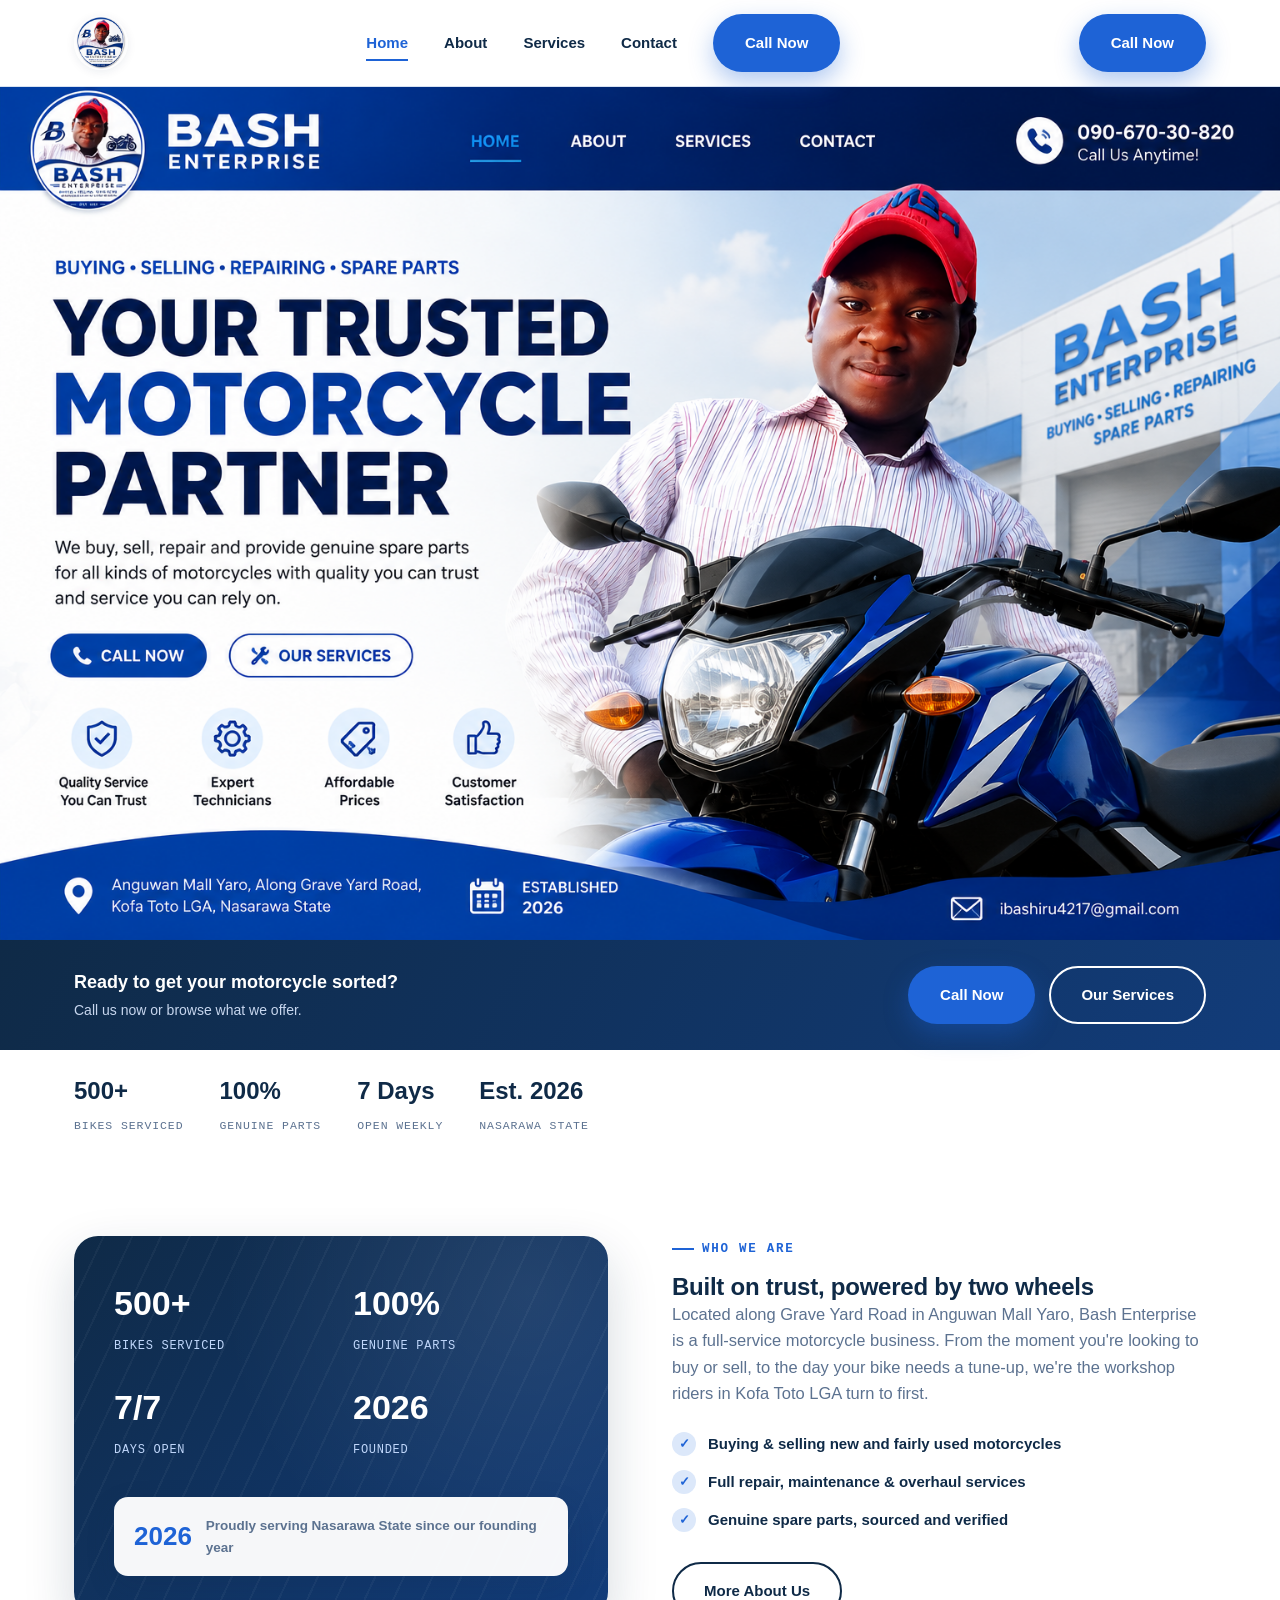
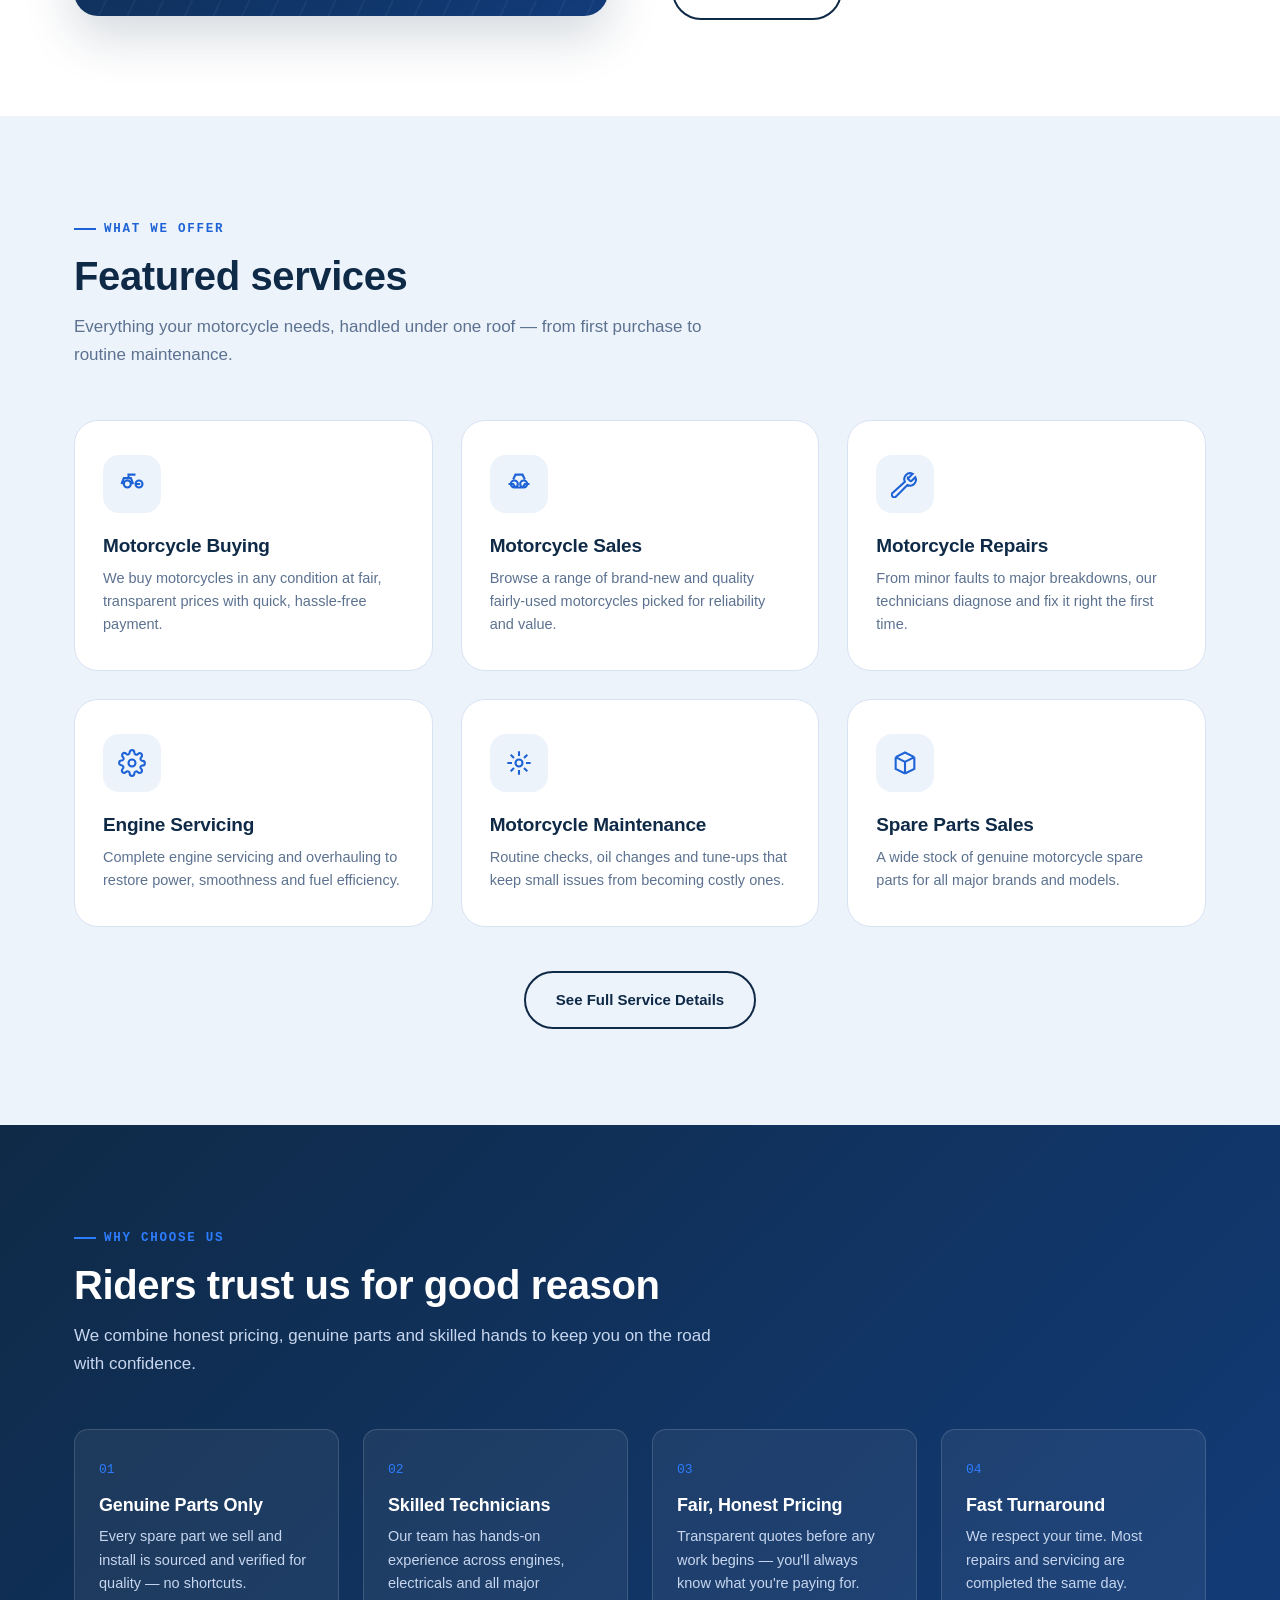
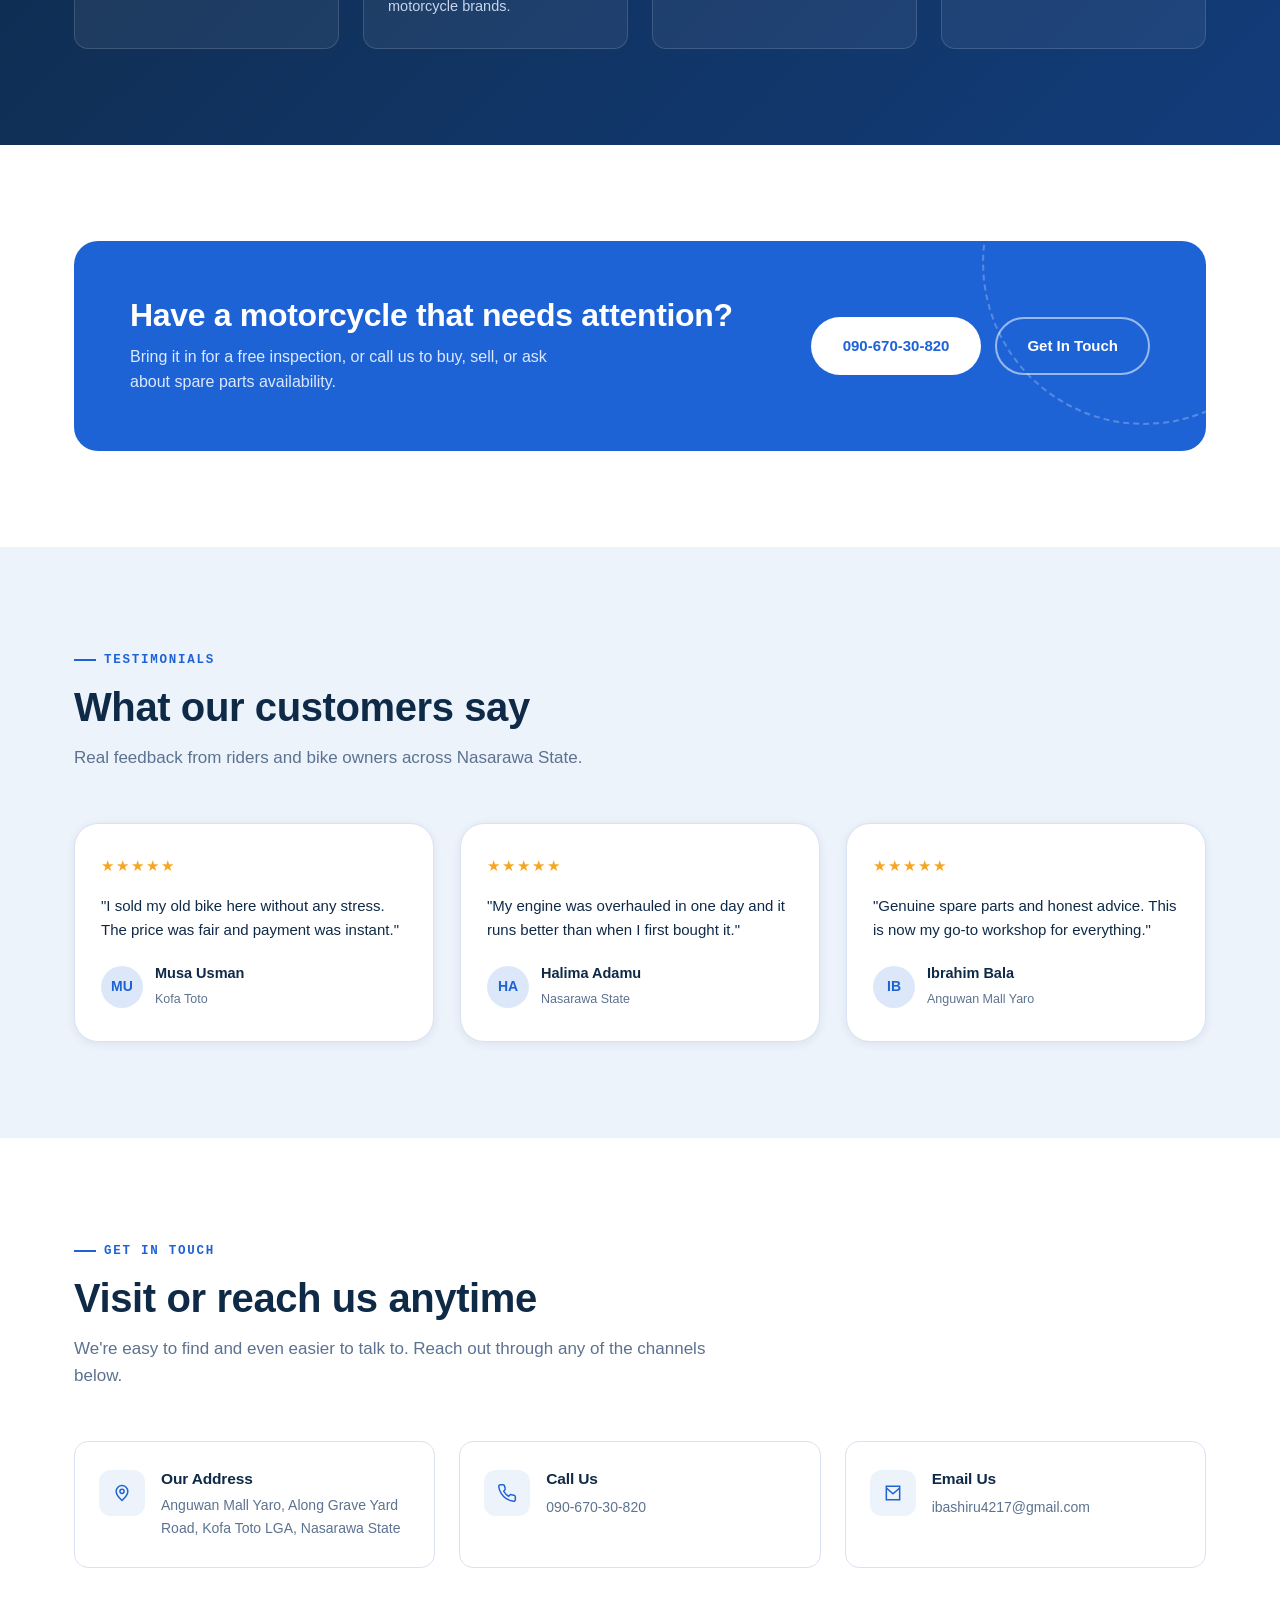
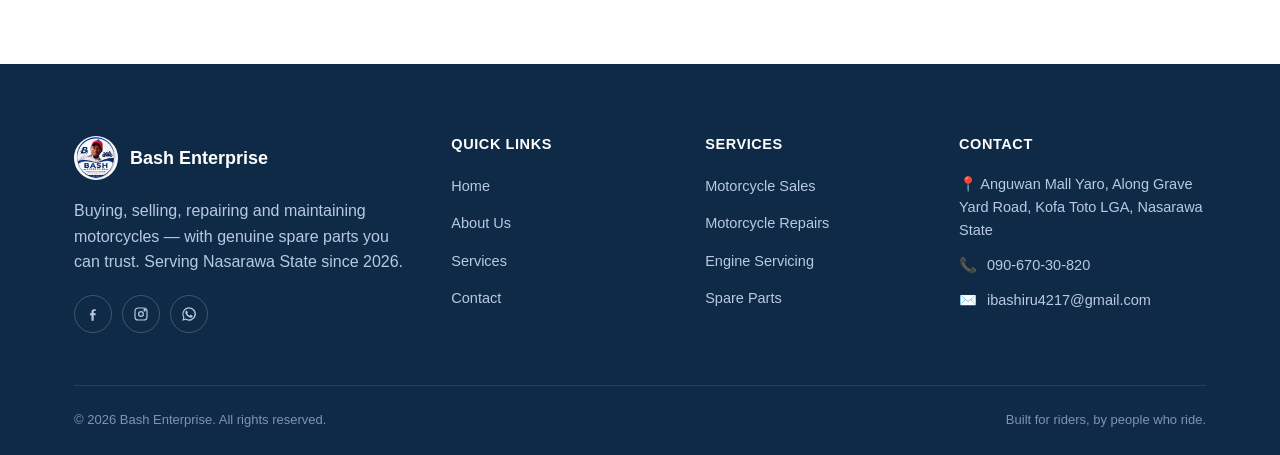
<file: index.html>
<!DOCTYPE html>
<html lang="en">
<head>
<meta charset="UTF-8">
<meta name="viewport" content="width=device-width, initial-scale=1.0">
<title>Bash Enterprise | Motorcycle Sales, Repairs &amp; Genuine Spare Parts</title>
<meta name="description" content="Bash Enterprise buys and sells new and fairly used motorcycles, and offers expert repairs, engine servicing, maintenance and genuine spare parts in Nasarawa State.">
<meta name="keywords" content="motorcycle sales, motorcycle repair, spare parts, Nasarawa, Bash Enterprise, okada, engine servicing">
<link rel="icon" href="images/logo.png" type="image/png">
<link rel="preconnect" href="https://fonts.googleapis.com">
<link rel="stylesheet" href="css/style.css">
<script src="js/scripts.js" defer></script>
</head>
<body>

<!-- ============ NAVBAR ============ -->
<header class="navbar">
  <div class="nav-inner">
    <a href="index.html" class="brand">
      <img src="images/logo.png" alt="Bash Enterprise logo">
      <span class="sr-only">Bash Enterprise</span>
    </a>

    <nav class="nav-links" id="nav-links">
      <a href="index.html">Home</a>
      <a href="about.html">About</a>
      <a href="services.html">Services</a>
      <a href="contact.html">Contact</a>
      <a href="tel:09067030820" class="btn btn-primary">Call Now</a>
    </nav>

    <div class="nav-actions">
      <a href="tel:09067030820" class="btn btn-primary desktop-only">Call Now</a>
      <button class="nav-toggle" id="nav-toggle" aria-label="Toggle navigation menu" aria-expanded="false">
        <span></span><span></span><span></span>
      </button>
    </div>
  </div>
</header>

<!-- ============ HERO ============ -->
<section class="hero">
  <img class="hero-image" src="images/hero.png" alt="Bash Enterprise — buying, selling, repairing motorcycles and genuine spare parts in Nasarawa State, established 2026">
  <div class="hero-bar">
    <div class="hero-bar-inner">
      <div class="hero-bar-text">
        <strong>Ready to get your motorcycle sorted?</strong>
        <span>Call us now or browse what we offer.</span>
      </div>
      <div class="hero-bar-actions">
        <a href="tel:09067030820" class="btn btn-primary">Call Now</a>
        <a href="services.html" class="btn btn-outline--dark" style="border-color:#fff;color:#fff;">Our Services</a>
      </div>
    </div>
  </div>
  <div class="hero-stats reveal-stagger">
    <div class="hero-stat reveal-item"><strong>500+</strong><span>Bikes Serviced</span></div>
    <div class="hero-stat reveal-item"><strong>100%</strong><span>Genuine Parts</span></div>
    <div class="hero-stat reveal-item"><strong>7 Days</strong><span>Open Weekly</span></div>
    <div class="hero-stat reveal-item"><strong>Est. 2026</strong><span>Nasarawa State</span></div>
  </div>
</section>

<!-- ============ COMPANY INTRODUCTION ============ -->
<section class="section" id="about-preview">
  <div class="container intro">
    <div class="intro-visual reveal">
      <div class="intro-visual-stats">
        <div class="stat"><strong>500+</strong><span>Bikes Serviced</span></div>
        <div class="stat"><strong>100%</strong><span>Genuine Parts</span></div>
        <div class="stat"><strong>7/7</strong><span>Days Open</span></div>
        <div class="stat"><strong>2026</strong><span>Founded</span></div>
      </div>
      <div class="intro-tag">
        <span class="num">2026</span>
        <span class="label">Proudly serving Nasarawa State since our founding year</span>
      </div>
    </div>

    <div class="intro-text reveal">
      <span class="eyebrow">Who We Are</span>
      <h2>Built on trust, powered by two wheels</h2>
      <p>Located along Grave Yard Road in Anguwan Mall Yaro, Bash Enterprise is a full-service motorcycle business. From the moment you're looking to buy or sell, to the day your bike needs a tune-up, we're the workshop riders in Kofa Toto LGA turn to first.</p>
      <ul class="intro-list">
        <li><span class="check">✓</span> Buying &amp; selling new and fairly used motorcycles</li>
        <li><span class="check">✓</span> Full repair, maintenance &amp; overhaul services</li>
        <li><span class="check">✓</span> Genuine spare parts, sourced and verified</li>
      </ul>
      <a href="about.html" class="btn btn-outline--dark">More About Us</a>
    </div>
  </div>
</section>

<!-- ============ SERVICES ============ -->
<section class="section section--sky" id="services">
  <div class="container">
    <div class="section-head reveal">
      <span class="eyebrow">What We Offer</span>
      <h2>Featured services</h2>
      <p>Everything your motorcycle needs, handled under one roof — from first purchase to routine maintenance.</p>
    </div>

    <div class="services-grid reveal-stagger">
      <div class="service-card reveal-item">
        <div class="service-icon">
          <svg viewBox="0 0 24 24" fill="none" stroke="currentColor" stroke-width="1.8"><path d="M3 12l2-5h6l2 5M9 7V4h6M15 12h4M5 12a3 3 0 106 0 3 3 0 00-6 0zm10 0a3 3 0 106 0 3 3 0 00-6 0z"/></svg>
        </div>
        <h3>Motorcycle Buying</h3>
        <p>We buy motorcycles in any condition at fair, transparent prices with quick, hassle-free payment.</p>
      </div>

      <div class="service-card reveal-item">
        <div class="service-icon">
          <svg viewBox="0 0 24 24" fill="none" stroke="currentColor" stroke-width="1.8"><path d="M3 12h4l2 3h6l2-3h4M5 12a3 3 0 106 0 3 3 0 00-6 0zm8 0a3 3 0 106 0 3 3 0 00-6 0zM7 8l2-4h6l2 4"/></svg>
        </div>
        <h3>Motorcycle Sales</h3>
        <p>Browse a range of brand-new and quality fairly-used motorcycles picked for reliability and value.</p>
      </div>

      <div class="service-card reveal-item">
        <div class="service-icon">
          <svg viewBox="0 0 24 24" fill="none" stroke="currentColor" stroke-width="1.8"><path d="M14.7 6.3a1 1 0 000 1.4l1.6 1.6a1 1 0 001.4 0l3.1-3.1a5 5 0 01-6.7 6.7L4.3 22.7a2.1 2.1 0 01-3-3L11.9 10a5 5 0 016.7-6.7l-3.1 3.1z"/></svg>
        </div>
        <h3>Motorcycle Repairs</h3>
        <p>From minor faults to major breakdowns, our technicians diagnose and fix it right the first time.</p>
      </div>

      <div class="service-card reveal-item">
        <div class="service-icon">
          <svg viewBox="0 0 24 24" fill="none" stroke="currentColor" stroke-width="1.8"><circle cx="12" cy="12" r="3"/><path d="M19.4 15a1.7 1.7 0 00.3 1.9l.1.1a2 2 0 11-2.8 2.8l-.1-.1a1.7 1.7 0 00-1.9-.3 1.7 1.7 0 00-1 1.6V21a2 2 0 11-4 0v-.1a1.7 1.7 0 00-1.1-1.6 1.7 1.7 0 00-1.9.3l-.1.1a2 2 0 11-2.8-2.8l.1-.1a1.7 1.7 0 00.3-1.9 1.7 1.7 0 00-1.6-1H3a2 2 0 110-4h.1a1.7 1.7 0 001.6-1 1.7 1.7 0 00-.3-1.9l-.1-.1a2 2 0 112.8-2.8l.1.1a1.7 1.7 0 001.9.3H9a1.7 1.7 0 001-1.6V3a2 2 0 114 0v.1a1.7 1.7 0 001 1.6 1.7 1.7 0 001.9-.3l.1-.1a2 2 0 112.8 2.8l-.1.1a1.7 1.7 0 00-.3 1.9V9c.2.7.8 1.2 1.6 1.2H21a2 2 0 110 4h-.1a1.7 1.7 0 00-1.6 1z"/></svg>
        </div>
        <h3>Engine Servicing</h3>
        <p>Complete engine servicing and overhauling to restore power, smoothness and fuel efficiency.</p>
      </div>

      <div class="service-card reveal-item">
        <div class="service-icon">
          <svg viewBox="0 0 24 24" fill="none" stroke="currentColor" stroke-width="1.8"><path d="M12 2v4M12 18v4M4.9 4.9l2.8 2.8M16.3 16.3l2.8 2.8M2 12h4M18 12h4M4.9 19.1l2.8-2.8M16.3 7.7l2.8-2.8"/><circle cx="12" cy="12" r="3"/></svg>
        </div>
        <h3>Motorcycle Maintenance</h3>
        <p>Routine checks, oil changes and tune-ups that keep small issues from becoming costly ones.</p>
      </div>

      <div class="service-card reveal-item">
        <div class="service-icon">
          <svg viewBox="0 0 24 24" fill="none" stroke="currentColor" stroke-width="1.8"><path d="M20 7L12 3 4 7m16 0l-8 4m8-4v10l-8 4M4 7l8 4m-8-4v10l8 4m0-10v10"/></svg>
        </div>
        <h3>Spare Parts Sales</h3>
        <p>A wide stock of genuine motorcycle spare parts for all major brands and models.</p>
      </div>
    </div>

    <div class="reveal" style="text-align:center;margin-top:44px;">
      <a href="services.html" class="btn btn-outline--dark">See Full Service Details</a>
    </div>
  </div>
</section>

<!-- ============ WHY CHOOSE US ============ -->
<section class="section section--navy">
  <div class="container">
    <div class="section-head reveal">
      <span class="eyebrow">Why Choose Us</span>
      <h2>Riders trust us for good reason</h2>
      <p>We combine honest pricing, genuine parts and skilled hands to keep you on the road with confidence.</p>
    </div>

    <div class="why-grid reveal-stagger">
      <div class="why-card reveal-item">
        <span class="why-num">01</span>
        <h3>Genuine Parts Only</h3>
        <p>Every spare part we sell and install is sourced and verified for quality — no shortcuts.</p>
      </div>
      <div class="why-card reveal-item">
        <span class="why-num">02</span>
        <h3>Skilled Technicians</h3>
        <p>Our team has hands-on experience across engines, electricals and all major motorcycle brands.</p>
      </div>
      <div class="why-card reveal-item">
        <span class="why-num">03</span>
        <h3>Fair, Honest Pricing</h3>
        <p>Transparent quotes before any work begins — you'll always know what you're paying for.</p>
      </div>
      <div class="why-card reveal-item">
        <span class="why-num">04</span>
        <h3>Fast Turnaround</h3>
        <p>We respect your time. Most repairs and servicing are completed the same day.</p>
      </div>
    </div>
  </div>
</section>

<!-- ============ CTA ============ -->
<section class="section">
  <div class="container">
    <div class="cta reveal">
      <div class="cta-text">
        <h2>Have a motorcycle that needs attention?</h2>
        <p>Bring it in for a free inspection, or call us to buy, sell, or ask about spare parts availability.</p>
      </div>
      <div class="cta-actions">
        <a href="tel:09067030820" class="btn btn-primary">090-670-30-820</a>
        <a href="contact.html" class="btn btn-outline">Get In Touch</a>
      </div>
    </div>
  </div>
</section>

<!-- ============ TESTIMONIALS ============ -->
<section class="section section--sky">
  <div class="container">
    <div class="section-head reveal">
      <span class="eyebrow">Testimonials</span>
      <h2>What our customers say</h2>
      <p>Real feedback from riders and bike owners across Nasarawa State.</p>
    </div>

    <div class="testimonial-grid reveal-stagger">
      <div class="testimonial-card reveal-item">
        <div class="stars">★★★★★</div>
        <p>"I sold my old bike here without any stress. The price was fair and payment was instant."</p>
        <div class="testimonial-person">
          <div class="avatar">MU</div>
          <div><strong>Musa Usman</strong><span>Kofa Toto</span></div>
        </div>
      </div>

      <div class="testimonial-card reveal-item">
        <div class="stars">★★★★★</div>
        <p>"My engine was overhauled in one day and it runs better than when I first bought it."</p>
        <div class="testimonial-person">
          <div class="avatar">HA</div>
          <div><strong>Halima Adamu</strong><span>Nasarawa State</span></div>
        </div>
      </div>

      <div class="testimonial-card reveal-item">
        <div class="stars">★★★★★</div>
        <p>"Genuine spare parts and honest advice. This is now my go-to workshop for everything."</p>
        <div class="testimonial-person">
          <div class="avatar">IB</div>
          <div><strong>Ibrahim Bala</strong><span>Anguwan Mall Yaro</span></div>
        </div>
      </div>
    </div>
  </div>
</section>

<!-- ============ CONTACT PREVIEW ============ -->
<section class="section">
  <div class="container">
    <div class="section-head reveal">
      <span class="eyebrow">Get In Touch</span>
      <h2>Visit or reach us anytime</h2>
      <p>We're easy to find and even easier to talk to. Reach out through any of the channels below.</p>
    </div>

    <div class="contact-preview reveal-stagger">
      <div class="preview-card reveal-item">
        <div class="preview-icon">
          <svg width="20" height="20" viewBox="0 0 24 24" fill="none" stroke="currentColor" stroke-width="1.8"><path d="M12 21s-7-6.1-7-11a7 7 0 0114 0c0 4.9-7 11-7 11z"/><circle cx="12" cy="10" r="2.5"/></svg>
        </div>
        <div>
          <h3>Our Address</h3>
          <p>Anguwan Mall Yaro, Along Grave Yard Road, Kofa Toto LGA, Nasarawa State</p>
        </div>
      </div>

      <div class="preview-card reveal-item">
        <div class="preview-icon">
          <svg width="20" height="20" viewBox="0 0 24 24" fill="none" stroke="currentColor" stroke-width="1.8"><path d="M22 16.9v3a2 2 0 01-2.2 2 19.8 19.8 0 01-8.6-3.1 19.5 19.5 0 01-6-6A19.8 19.8 0 012.1 4.2 2 2 0 014.1 2h3a2 2 0 012 1.7c.1.9.3 1.8.6 2.7a2 2 0 01-.4 2.1L8 9.9a16 16 0 006 6l1.4-1.4a2 2 0 012.1-.4c.9.3 1.8.5 2.7.6a2 2 0 011.8 2.2z"/></svg>
        </div>
        <div>
          <h3>Call Us</h3>
          <a href="tel:09067030820">090-670-30-820</a>
        </div>
      </div>

      <div class="preview-card reveal-item">
        <div class="preview-icon">
          <svg width="20" height="20" viewBox="0 0 24 24" fill="none" stroke="currentColor" stroke-width="1.8"><path d="M4 4h16v16H4V4z"/><path d="M4 6l8 7 8-7"/></svg>
        </div>
        <div>
          <h3>Email Us</h3>
          <a href="mailto:ibashiru4217@gmail.com">ibashiru4217@gmail.com</a>
        </div>
      </div>
    </div>
  </div>
</section>

<!-- ============ FOOTER ============ -->
<footer class="footer">
  <div class="container">
    <div class="footer-grid">
      <div class="footer-col">
        <div class="footer-brand">
          <img src="images/logo.png" alt="Bash Enterprise logo">
          <span>Bash Enterprise</span>
        </div>
        <p>Buying, selling, repairing and maintaining motorcycles — with genuine spare parts you can trust. Serving Nasarawa State since 2026.</p>
        <div class="social-row">
          <a href="#" aria-label="Facebook"><svg width="16" height="16" viewBox="0 0 24 24" fill="currentColor"><path d="M13 22v-8h2.7l.4-3H13V9c0-.9.2-1.5 1.5-1.5H16V5c-.3 0-1.2-.1-2.3-.1-2.3 0-3.9 1.4-3.9 3.9V11H7.5v3H9.8v8H13z"/></svg></a>
          <a href="#" aria-label="Instagram"><svg width="16" height="16" viewBox="0 0 24 24" fill="none" stroke="currentColor" stroke-width="1.8"><rect x="3" y="3" width="18" height="18" rx="5"/><circle cx="12" cy="12" r="3.5"/><circle cx="17.5" cy="6.5" r="1"/></svg></a>
          <a href="#" aria-label="WhatsApp"><svg width="16" height="16" viewBox="0 0 24 24" fill="currentColor"><path d="M12 2a10 10 0 00-8.6 15L2 22l5.2-1.4A10 10 0 1012 2zm0 18.2a8.1 8.1 0 01-4.2-1.2l-.3-.2-3.1.8.8-3-.2-.3A8.2 8.2 0 1112 20.2zm4.5-6.1c-.2-.1-1.5-.7-1.7-.8s-.4-.1-.6.1-.7.8-.8 1-.3.2-.6.1a6.7 6.7 0 01-2-1.2 7.4 7.4 0 01-1.4-1.7c-.1-.2 0-.4.1-.5l.4-.5.3-.4c.1-.2 0-.3 0-.5s-.6-1.5-.9-2-.5-.4-.6-.4h-.5a1 1 0 00-.7.3 3 3 0 00-1 2.2c0 1.3 1 2.6 1.1 2.8s2 3 4.7 4.2a15.9 15.9 0 001.6.6 3.8 3.8 0 001.7.1c.5-.1 1.5-.6 1.7-1.2s.2-1.1.2-1.2-.2-.2-.4-.3z"/></svg></a>
        </div>
      </div>

      <div class="footer-col">
        <h4>Quick Links</h4>
        <ul>
          <li><a href="index.html">Home</a></li>
          <li><a href="about.html">About Us</a></li>
          <li><a href="services.html">Services</a></li>
          <li><a href="contact.html">Contact</a></li>
        </ul>
      </div>

      <div class="footer-col">
        <h4>Services</h4>
        <ul>
          <li><a href="services.html">Motorcycle Sales</a></li>
          <li><a href="services.html">Motorcycle Repairs</a></li>
          <li><a href="services.html">Engine Servicing</a></li>
          <li><a href="services.html">Spare Parts</a></li>
        </ul>
      </div>

      <div class="footer-col">
        <h4>Contact</h4>
        <ul class="footer-contact">
          <li>📍 Anguwan Mall Yaro, Along Grave Yard Road, Kofa Toto LGA, Nasarawa State</li>
          <li>📞 <a href="tel:09067030820">090-670-30-820</a></li>
          <li>✉️ <a href="mailto:ibashiru4217@gmail.com">ibashiru4217@gmail.com</a></li>
        </ul>
      </div>
    </div>

    <div class="footer-bottom">
      <span>© <span id="year"></span> Bash Enterprise. All rights reserved.</span>
      <span>Built for riders, by people who ride.</span>
    </div>
  </div>
</footer>

</body>
</html>
</file>
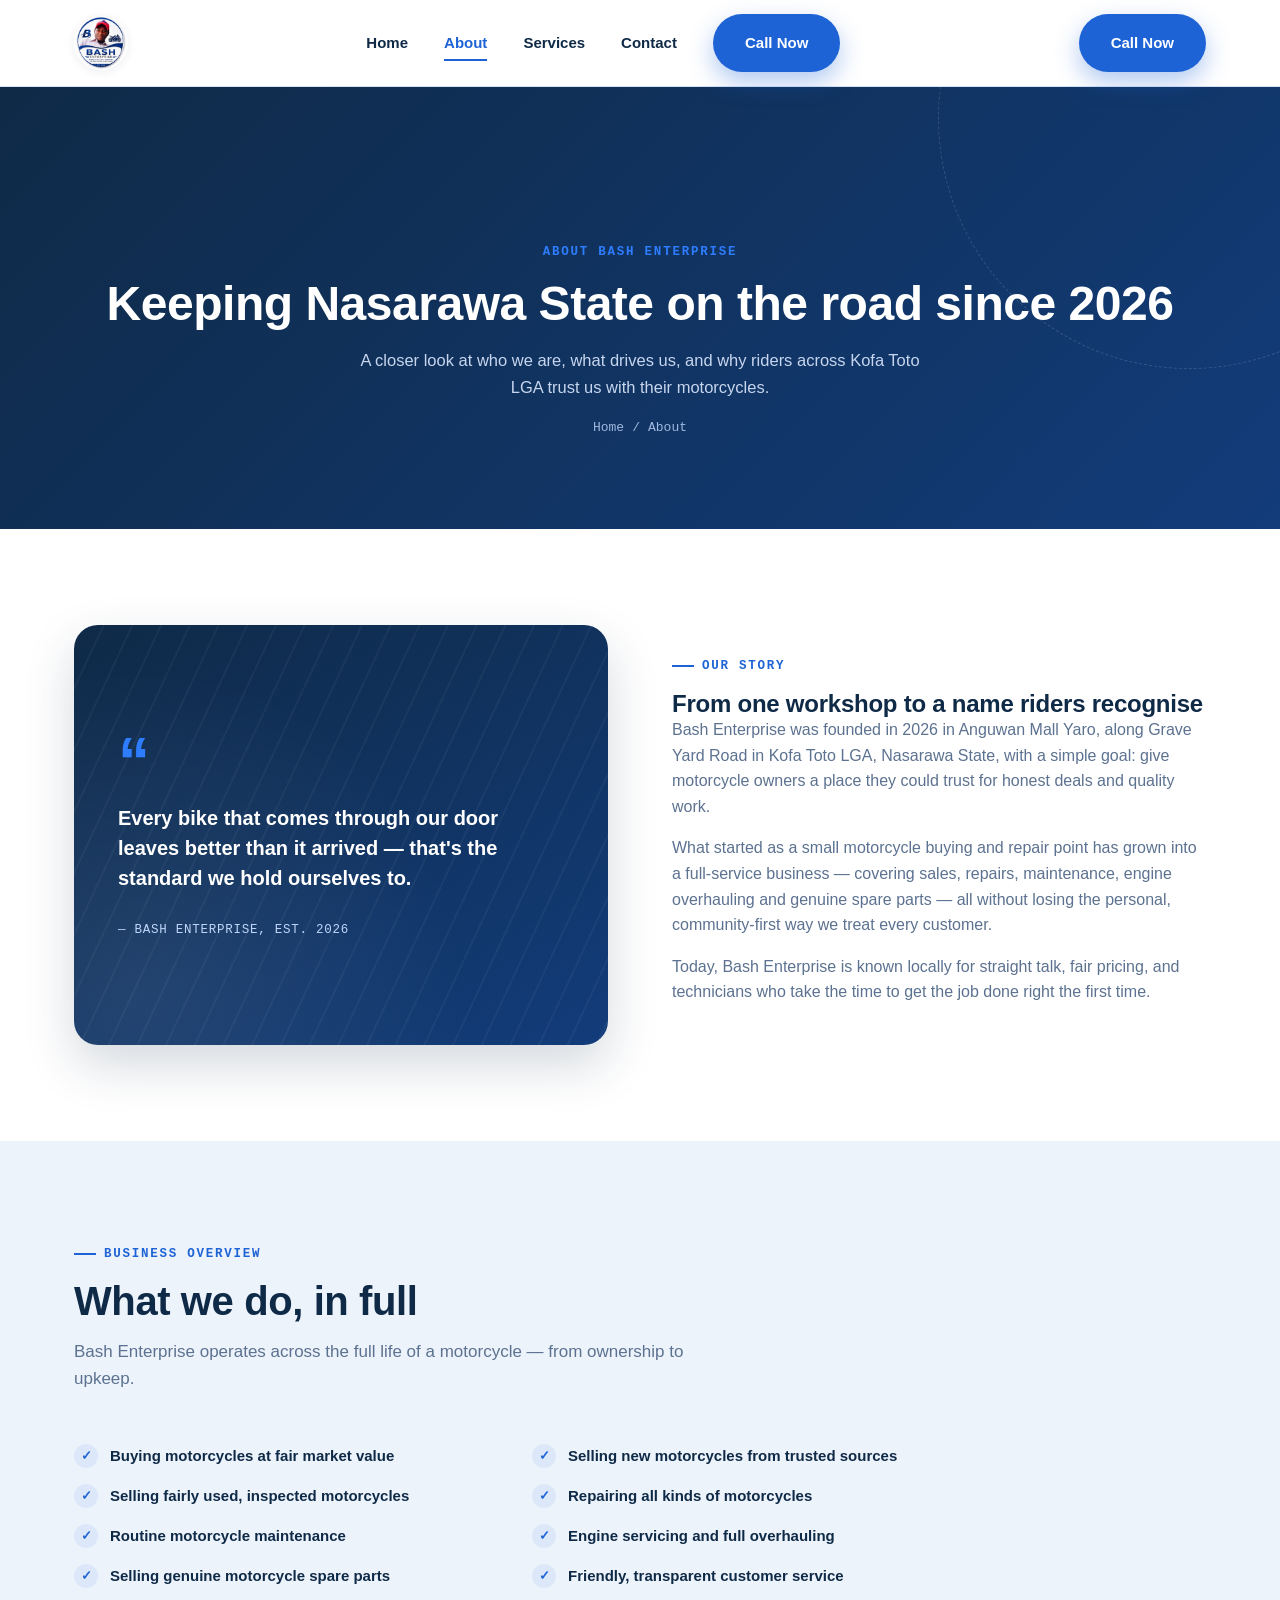
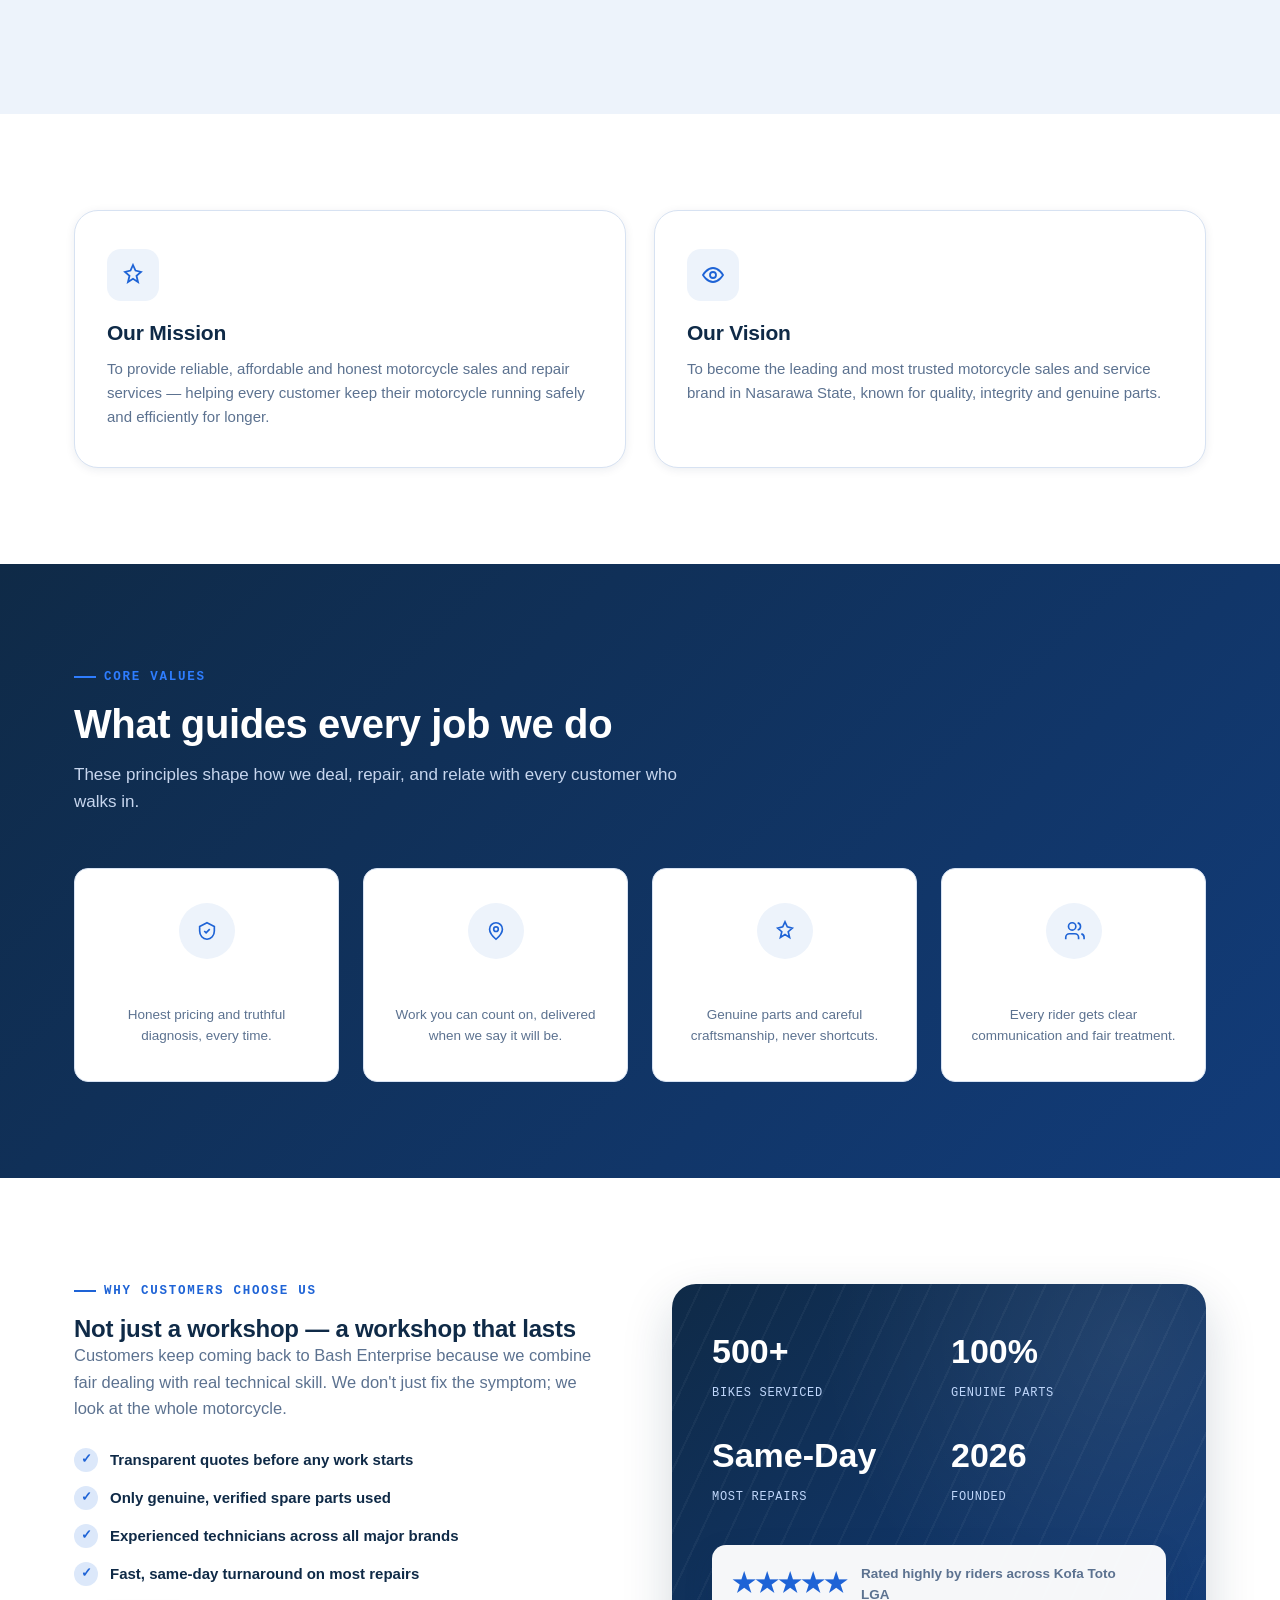
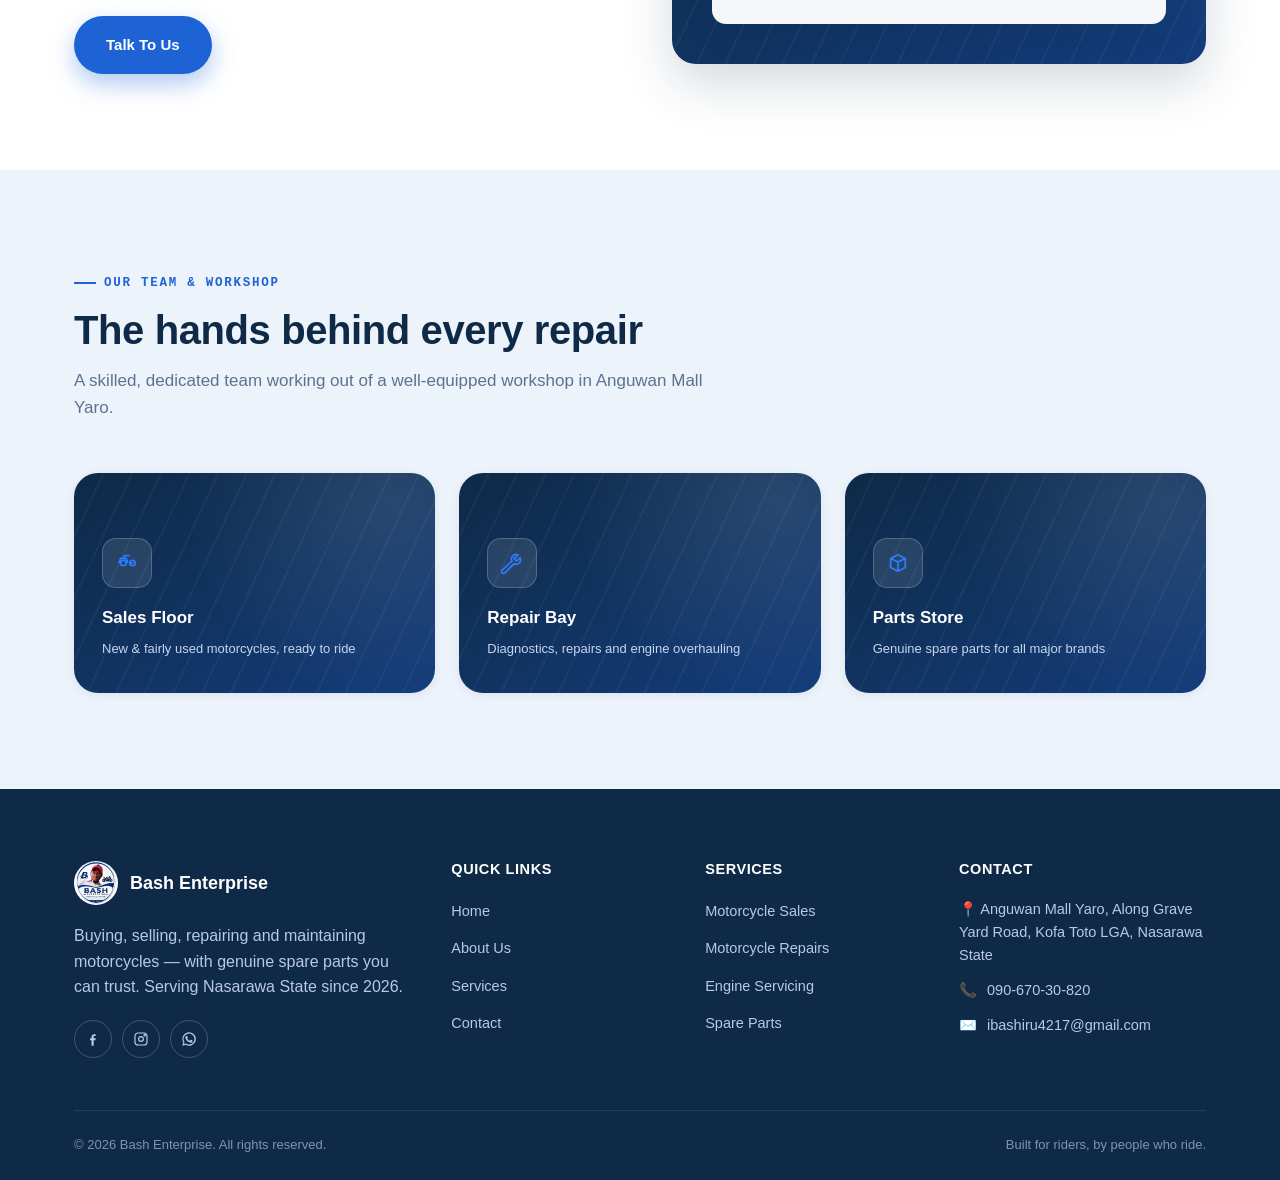
<file: about.html>
<!DOCTYPE html>
<html lang="en">
<head>
<meta charset="UTF-8">
<meta name="viewport" content="width=device-width, initial-scale=1.0">
<title>About Us | Bash Enterprise</title>
<meta name="description" content="Learn about Bash Enterprise's story, mission, vision and core values — a trusted motorcycle sales and repair business in Nasarawa State since 2026.">
<link rel="icon" href="images/logo.png" type="image/png">
<link rel="stylesheet" href="css/style.css">
<script src="js/scripts.js" defer></script>
</head>
<body>

<!-- ============ NAVBAR ============ -->
<header class="navbar">
  <div class="nav-inner">
    <a href="index.html" class="brand">
      <img src="images/logo.png" alt="Bash Enterprise logo">
      <span class="sr-only">Bash Enterprise</span>
    </a>

    <nav class="nav-links" id="nav-links">
      <a href="index.html">Home</a>
      <a href="about.html">About</a>
      <a href="services.html">Services</a>
      <a href="contact.html">Contact</a>
      <a href="tel:09067030820" class="btn btn-primary">Call Now</a>
    </nav>

    <div class="nav-actions">
      <a href="tel:09067030820" class="btn btn-primary desktop-only">Call Now</a>
      <button class="nav-toggle" id="nav-toggle" aria-label="Toggle navigation menu" aria-expanded="false">
        <span></span><span></span><span></span>
      </button>
    </div>
  </div>
</header>

<!-- ============ PAGE HERO ============ -->
<section class="page-hero">
  <div class="container">
    <span class="eyebrow">About Bash Enterprise</span>
    <h1>Keeping Nasarawa State on the road since 2026</h1>
    <p>A closer look at who we are, what drives us, and why riders across Kofa Toto LGA trust us with their motorcycles.</p>
    <div class="breadcrumb"><span>Home</span><span>/</span><span>About</span></div>
  </div>
</section>

<!-- ============ COMPANY STORY ============ -->
<section class="section">
  <div class="container story-grid">
    <div class="story-visual reveal">
      <div class="story-quote">
        <span class="mark">&ldquo;</span>
        <p>Every bike that comes through our door leaves better than it arrived — that's the standard we hold ourselves to.</p>
        <span>— Bash Enterprise, Est. 2026</span>
      </div>
    </div>
    <div class="story-text reveal">
      <span class="eyebrow">Our Story</span>
      <h2>From one workshop to a name riders recognise</h2>
      <p>Bash Enterprise was founded in 2026 in Anguwan Mall Yaro, along Grave Yard Road in Kofa Toto LGA, Nasarawa State, with a simple goal: give motorcycle owners a place they could trust for honest deals and quality work.</p>
      <p>What started as a small motorcycle buying and repair point has grown into a full-service business — covering sales, repairs, maintenance, engine overhauling and genuine spare parts — all without losing the personal, community-first way we treat every customer.</p>
      <p>Today, Bash Enterprise is known locally for straight talk, fair pricing, and technicians who take the time to get the job done right the first time.</p>
    </div>
  </div>
</section>

<!-- ============ BUSINESS OVERVIEW ============ -->
<section class="section section--sky">
  <div class="container">
    <div class="section-head reveal">
      <span class="eyebrow">Business Overview</span>
      <h2>What we do, in full</h2>
      <p>Bash Enterprise operates across the full life of a motorcycle — from ownership to upkeep.</p>
    </div>

    <div class="intro-list reveal-stagger" style="display:grid;grid-template-columns:repeat(2,1fr);gap:16px;max-width:900px;">
      <li class="reveal-item"><span class="check">✓</span> Buying motorcycles at fair market value</li>
      <li class="reveal-item"><span class="check">✓</span> Selling new motorcycles from trusted sources</li>
      <li class="reveal-item"><span class="check">✓</span> Selling fairly used, inspected motorcycles</li>
      <li class="reveal-item"><span class="check">✓</span> Repairing all kinds of motorcycles</li>
      <li class="reveal-item"><span class="check">✓</span> Routine motorcycle maintenance</li>
      <li class="reveal-item"><span class="check">✓</span> Engine servicing and full overhauling</li>
      <li class="reveal-item"><span class="check">✓</span> Selling genuine motorcycle spare parts</li>
      <li class="reveal-item"><span class="check">✓</span> Friendly, transparent customer service</li>
    </div>
  </div>
</section>

<!-- ============ MISSION & VISION ============ -->
<section class="section">
  <div class="container mv-grid">
    <div class="mv-card reveal">
      <div class="mv-icon">
        <svg width="24" height="24" viewBox="0 0 24 24" fill="none" stroke="currentColor" stroke-width="1.8"><path d="M12 2l2.5 5.5L20 9l-4.5 3.8L17 19l-5-3.2L7 19l1.5-6.2L4 9l5.5-1.5z"/></svg>
      </div>
      <h3>Our Mission</h3>
      <p>To provide reliable, affordable and honest motorcycle sales and repair services — helping every customer keep their motorcycle running safely and efficiently for longer.</p>
    </div>

    <div class="mv-card reveal">
      <div class="mv-icon">
        <svg width="24" height="24" viewBox="0 0 24 24" fill="none" stroke="currentColor" stroke-width="1.8"><path d="M2 12s4-7 10-7 10 7 10 7-4 7-10 7-10-7-10-7z"/><circle cx="12" cy="12" r="3"/></svg>
      </div>
      <h3>Our Vision</h3>
      <p>To become the leading and most trusted motorcycle sales and service brand in Nasarawa State, known for quality, integrity and genuine parts.</p>
    </div>
  </div>
</section>

<!-- ============ CORE VALUES ============ -->
<section class="section section--navy">
  <div class="container">
    <div class="section-head reveal">
      <span class="eyebrow">Core Values</span>
      <h2>What guides every job we do</h2>
      <p>These principles shape how we deal, repair, and relate with every customer who walks in.</p>
    </div>

    <div class="values-grid reveal-stagger">
      <div class="value-card reveal-item">
        <div class="value-icon"><svg width="22" height="22" viewBox="0 0 24 24" fill="none" stroke="currentColor" stroke-width="1.8"><path d="M9 12l2 2 4-4M12 3l8 4v5c0 5-3.4 8.6-8 9-4.6-.4-8-4-8-9V7z"/></svg></div>
        <h3>Integrity</h3>
        <p>Honest pricing and truthful diagnosis, every time.</p>
      </div>
      <div class="value-card reveal-item">
        <div class="value-icon"><svg width="22" height="22" viewBox="0 0 24 24" fill="none" stroke="currentColor" stroke-width="1.8"><path d="M12 21s-7-6.1-7-11a7 7 0 0114 0c0 4.9-7 11-7 11z"/><circle cx="12" cy="10" r="2.5"/></svg></div>
        <h3>Reliability</h3>
        <p>Work you can count on, delivered when we say it will be.</p>
      </div>
      <div class="value-card reveal-item">
        <div class="value-icon"><svg width="22" height="22" viewBox="0 0 24 24" fill="none" stroke="currentColor" stroke-width="1.8"><path d="M12 2l2.5 5.5L20 9l-4.5 3.8L17 19l-5-3.2L7 19l1.5-6.2L4 9l5.5-1.5z"/></svg></div>
        <h3>Quality</h3>
        <p>Genuine parts and careful craftsmanship, never shortcuts.</p>
      </div>
      <div class="value-card reveal-item">
        <div class="value-icon"><svg width="22" height="22" viewBox="0 0 24 24" fill="none" stroke="currentColor" stroke-width="1.8"><path d="M17 21v-2a4 4 0 00-4-4H7a4 4 0 00-4 4v2M10 11a4 4 0 100-8 4 4 0 000 8zM23 21v-2a4 4 0 00-3-3.9M16 3.1a4 4 0 010 7.8"/></svg></div>
        <h3>Customer Respect</h3>
        <p>Every rider gets clear communication and fair treatment.</p>
      </div>
    </div>
  </div>
</section>

<!-- ============ WHY CUSTOMERS CHOOSE US ============ -->
<section class="section">
  <div class="container intro">
    <div class="intro-text reveal">
      <span class="eyebrow">Why Customers Choose Us</span>
      <h2>Not just a workshop — a workshop that lasts</h2>
      <p>Customers keep coming back to Bash Enterprise because we combine fair dealing with real technical skill. We don't just fix the symptom; we look at the whole motorcycle.</p>
      <ul class="intro-list">
        <li><span class="check">✓</span> Transparent quotes before any work starts</li>
        <li><span class="check">✓</span> Only genuine, verified spare parts used</li>
        <li><span class="check">✓</span> Experienced technicians across all major brands</li>
        <li><span class="check">✓</span> Fast, same-day turnaround on most repairs</li>
      </ul>
      <a href="contact.html" class="btn btn-primary">Talk To Us</a>
    </div>
    <div class="intro-visual reveal">
      <div class="intro-visual-stats">
        <div class="stat"><strong>500+</strong><span>Bikes Serviced</span></div>
        <div class="stat"><strong>100%</strong><span>Genuine Parts</span></div>
        <div class="stat"><strong>Same-Day</strong><span>Most Repairs</span></div>
        <div class="stat"><strong>2026</strong><span>Founded</span></div>
      </div>
      <div class="intro-tag">
        <span class="num">★★★★★</span>
        <span class="label">Rated highly by riders across Kofa Toto LGA</span>
      </div>
    </div>
  </div>
</section>

<!-- ============ TEAM / WORKSHOP SECTION ============ -->
<section class="section section--sky">
  <div class="container">
    <div class="section-head reveal">
      <span class="eyebrow">Our Team &amp; Workshop</span>
      <h2>The hands behind every repair</h2>
      <p>A skilled, dedicated team working out of a well-equipped workshop in Anguwan Mall Yaro.</p>
    </div>

    <div class="workshop-grid reveal-stagger">
      <div class="workshop-card reveal-item">
        <div class="workshop-icon">
          <svg width="22" height="22" viewBox="0 0 24 24" fill="none" stroke="currentColor" stroke-width="1.8"><path d="M3 12l2-5h6l2 5M9 7V4h6M15 12h4M5 12a3 3 0 106 0 3 3 0 00-6 0zm10 0a3 3 0 106 0 3 3 0 00-6 0z"/></svg>
        </div>
        <div class="workshop-label">
          <strong>Sales Floor</strong>
          <span>New &amp; fairly used motorcycles, ready to ride</span>
        </div>
      </div>
      <div class="workshop-card reveal-item">
        <div class="workshop-icon">
          <svg width="22" height="22" viewBox="0 0 24 24" fill="none" stroke="currentColor" stroke-width="1.8"><path d="M14.7 6.3a1 1 0 000 1.4l1.6 1.6a1 1 0 001.4 0l3.1-3.1a5 5 0 01-6.7 6.7L4.3 22.7a2.1 2.1 0 01-3-3L11.9 10a5 5 0 016.7-6.7l-3.1 3.1z"/></svg>
        </div>
        <div class="workshop-label">
          <strong>Repair Bay</strong>
          <span>Diagnostics, repairs and engine overhauling</span>
        </div>
      </div>
      <div class="workshop-card reveal-item">
        <div class="workshop-icon">
          <svg width="22" height="22" viewBox="0 0 24 24" fill="none" stroke="currentColor" stroke-width="1.8"><path d="M20 7L12 3 4 7m16 0l-8 4m8-4v10l-8 4M4 7l8 4m-8-4v10l8 4m0-10v10"/></svg>
        </div>
        <div class="workshop-label">
          <strong>Parts Store</strong>
          <span>Genuine spare parts for all major brands</span>
        </div>
      </div>
    </div>
  </div>
</section>

<!-- ============ FOOTER ============ -->
<footer class="footer">
  <div class="container">
    <div class="footer-grid">
      <div class="footer-col">
        <div class="footer-brand">
          <img src="images/logo.png" alt="Bash Enterprise logo">
          <span>Bash Enterprise</span>
        </div>
        <p>Buying, selling, repairing and maintaining motorcycles — with genuine spare parts you can trust. Serving Nasarawa State since 2026.</p>
        <div class="social-row">
          <a href="#" aria-label="Facebook"><svg width="16" height="16" viewBox="0 0 24 24" fill="currentColor"><path d="M13 22v-8h2.7l.4-3H13V9c0-.9.2-1.5 1.5-1.5H16V5c-.3 0-1.2-.1-2.3-.1-2.3 0-3.9 1.4-3.9 3.9V11H7.5v3H9.8v8H13z"/></svg></a>
          <a href="#" aria-label="Instagram"><svg width="16" height="16" viewBox="0 0 24 24" fill="none" stroke="currentColor" stroke-width="1.8"><rect x="3" y="3" width="18" height="18" rx="5"/><circle cx="12" cy="12" r="3.5"/><circle cx="17.5" cy="6.5" r="1"/></svg></a>
          <a href="#" aria-label="WhatsApp"><svg width="16" height="16" viewBox="0 0 24 24" fill="currentColor"><path d="M12 2a10 10 0 00-8.6 15L2 22l5.2-1.4A10 10 0 1012 2zm0 18.2a8.1 8.1 0 01-4.2-1.2l-.3-.2-3.1.8.8-3-.2-.3A8.2 8.2 0 1112 20.2zm4.5-6.1c-.2-.1-1.5-.7-1.7-.8s-.4-.1-.6.1-.7.8-.8 1-.3.2-.6.1a6.7 6.7 0 01-2-1.2 7.4 7.4 0 01-1.4-1.7c-.1-.2 0-.4.1-.5l.4-.5.3-.4c.1-.2 0-.3 0-.5s-.6-1.5-.9-2-.5-.4-.6-.4h-.5a1 1 0 00-.7.3 3 3 0 00-1 2.2c0 1.3 1 2.6 1.1 2.8s2 3 4.7 4.2a15.9 15.9 0 001.6.6 3.8 3.8 0 001.7.1c.5-.1 1.5-.6 1.7-1.2s.2-1.1.2-1.2-.2-.2-.4-.3z"/></svg></a>
        </div>
      </div>

      <div class="footer-col">
        <h4>Quick Links</h4>
        <ul>
          <li><a href="index.html">Home</a></li>
          <li><a href="about.html">About Us</a></li>
          <li><a href="services.html">Services</a></li>
          <li><a href="contact.html">Contact</a></li>
        </ul>
      </div>

      <div class="footer-col">
        <h4>Services</h4>
        <ul>
          <li><a href="services.html">Motorcycle Sales</a></li>
          <li><a href="services.html">Motorcycle Repairs</a></li>
          <li><a href="services.html">Engine Servicing</a></li>
          <li><a href="services.html">Spare Parts</a></li>
        </ul>
      </div>

      <div class="footer-col">
        <h4>Contact</h4>
        <ul class="footer-contact">
          <li>📍 Anguwan Mall Yaro, Along Grave Yard Road, Kofa Toto LGA, Nasarawa State</li>
          <li>📞 <a href="tel:09067030820">090-670-30-820</a></li>
          <li>✉️ <a href="mailto:ibashiru4217@gmail.com">ibashiru4217@gmail.com</a></li>
        </ul>
      </div>
    </div>

    <div class="footer-bottom">
      <span>© <span id="year"></span> Bash Enterprise. All rights reserved.</span>
      <span>Built for riders, by people who ride.</span>
    </div>
  </div>
</footer>

</body>
</html>
</file>
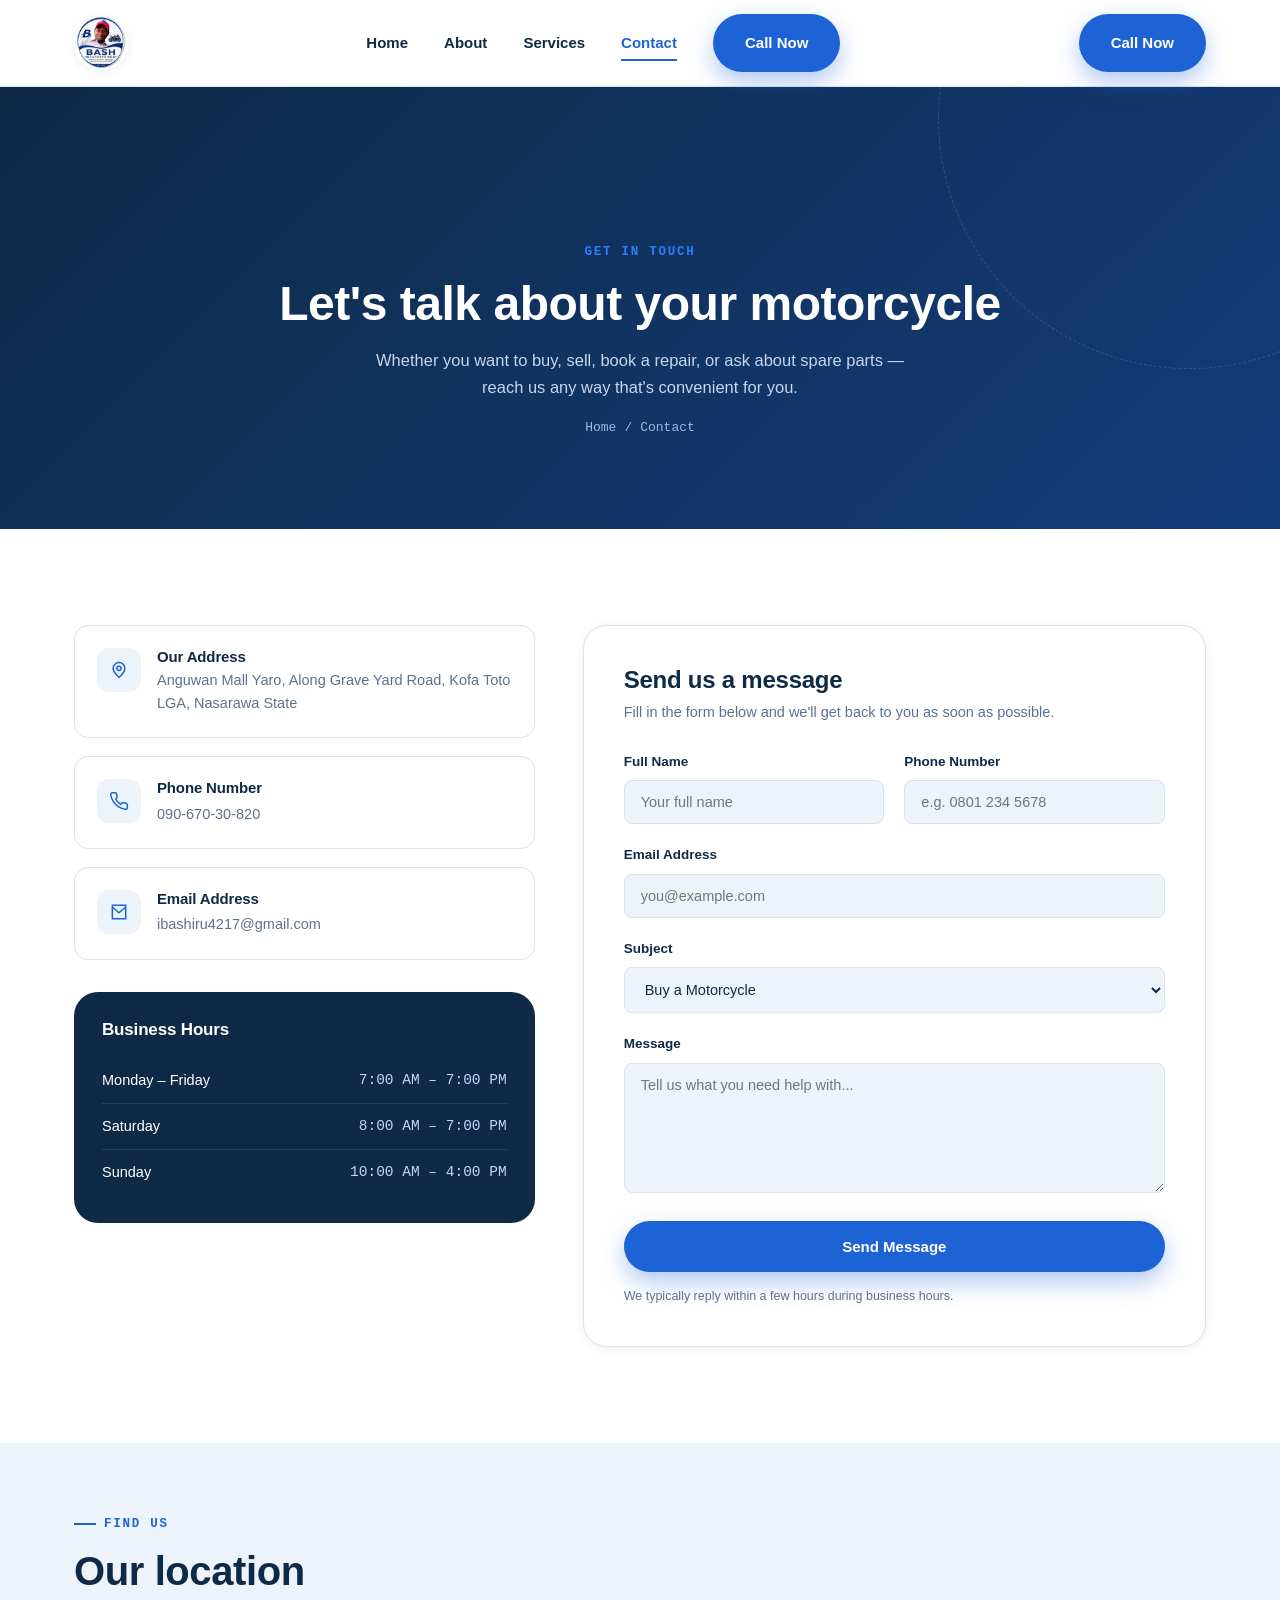
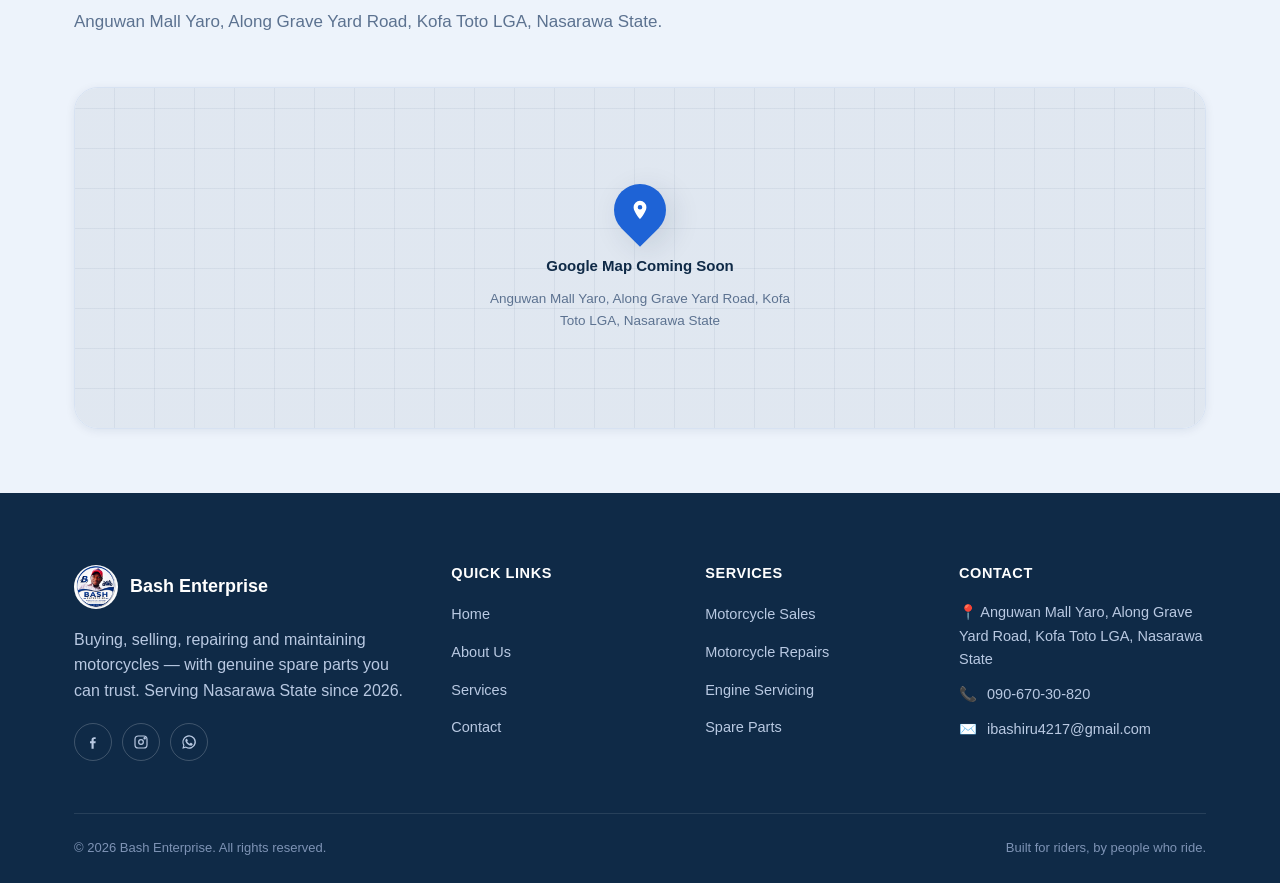
<file: contact.html>
<!DOCTYPE html>
<html lang="en">
<head>
<meta charset="UTF-8">
<meta name="viewport" content="width=device-width, initial-scale=1.0">
<title>Contact Us | Bash Enterprise</title>
<meta name="description" content="Get in touch with Bash Enterprise in Anguwan Mall Yaro, Nasarawa State. Call, email, or send us a message about motorcycle sales, repairs or spare parts.">
<link rel="icon" href="images/logo.png" type="image/png">
<link rel="stylesheet" href="css/style.css">
<script src="js/scripts.js" defer></script>
</head>
<body>

<!-- ============ NAVBAR ============ -->
<header class="navbar">
  <div class="nav-inner">
    <a href="index.html" class="brand">
      <img src="images/logo.png" alt="Bash Enterprise logo">
      <span class="sr-only">Bash Enterprise</span>
    </a>

    <nav class="nav-links" id="nav-links">
      <a href="index.html">Home</a>
      <a href="about.html">About</a>
      <a href="services.html">Services</a>
      <a href="contact.html">Contact</a>
      <a href="tel:09067030820" class="btn btn-primary">Call Now</a>
    </nav>

    <div class="nav-actions">
      <a href="tel:09067030820" class="btn btn-primary desktop-only">Call Now</a>
      <button class="nav-toggle" id="nav-toggle" aria-label="Toggle navigation menu" aria-expanded="false">
        <span></span><span></span><span></span>
      </button>
    </div>
  </div>
</header>

<!-- ============ PAGE HERO ============ -->
<section class="page-hero">
  <div class="container">
    <span class="eyebrow">Get In Touch</span>
    <h1>Let's talk about your motorcycle</h1>
    <p>Whether you want to buy, sell, book a repair, or ask about spare parts — reach us any way that's convenient for you.</p>
    <div class="breadcrumb"><span>Home</span><span>/</span><span>Contact</span></div>
  </div>
</section>

<!-- ============ CONTACT DETAILS + FORM ============ -->
<section class="section">
  <div class="container contact-grid">

    <!-- Left: info + hours -->
    <div class="reveal">
      <div class="contact-info-list">
        <div class="info-item">
          <div class="info-icon">
            <svg width="20" height="20" viewBox="0 0 24 24" fill="none" stroke="currentColor" stroke-width="1.8"><path d="M12 21s-7-6.1-7-11a7 7 0 0114 0c0 4.9-7 11-7 11z"/><circle cx="12" cy="10" r="2.5"/></svg>
          </div>
          <div>
            <h3>Our Address</h3>
            <p>Anguwan Mall Yaro, Along Grave Yard Road, Kofa Toto LGA, Nasarawa State</p>
          </div>
        </div>

        <div class="info-item">
          <div class="info-icon">
            <svg width="20" height="20" viewBox="0 0 24 24" fill="none" stroke="currentColor" stroke-width="1.8"><path d="M22 16.9v3a2 2 0 01-2.2 2 19.8 19.8 0 01-8.6-3.1 19.5 19.5 0 01-6-6A19.8 19.8 0 012.1 4.2 2 2 0 014.1 2h3a2 2 0 012 1.7c.1.9.3 1.8.6 2.7a2 2 0 01-.4 2.1L8 9.9a16 16 0 006 6l1.4-1.4a2 2 0 012.1-.4c.9.3 1.8.5 2.7.6a2 2 0 011.8 2.2z"/></svg>
          </div>
          <div>
            <h3>Phone Number</h3>
            <a href="tel:09067030820">090-670-30-820</a>
          </div>
        </div>

        <div class="info-item">
          <div class="info-icon">
            <svg width="20" height="20" viewBox="0 0 24 24" fill="none" stroke="currentColor" stroke-width="1.8"><path d="M4 4h16v16H4V4z"/><path d="M4 6l8 7 8-7"/></svg>
          </div>
          <div>
            <h3>Email Address</h3>
            <a href="mailto:ibashiru4217@gmail.com">ibashiru4217@gmail.com</a>
          </div>
        </div>
      </div>

      <div class="hours-card">
        <h3>Business Hours</h3>
        <div class="hours-row"><span>Monday – Friday</span><span>7:00 AM – 7:00 PM</span></div>
        <div class="hours-row"><span>Saturday</span><span>8:00 AM – 7:00 PM</span></div>
        <div class="hours-row"><span>Sunday</span><span>10:00 AM – 4:00 PM</span></div>
      </div>
    </div>

    <!-- Right: form -->
    <div class="reveal">
      <div class="contact-form-card">
        <h2 style="margin-bottom:8px;">Send us a message</h2>
        <p style="color:var(--steel);margin-bottom:26px;font-size:14.5px;">Fill in the form below and we'll get back to you as soon as possible.</p>

        <form id="contact-form" novalidate>
          <div class="form-row">
            <div class="field">
              <label for="name">Full Name</label>
              <input type="text" id="name" name="name" placeholder="Your full name" required minlength="2">
            </div>
            <div class="field">
              <label for="phone">Phone Number</label>
              <input type="tel" id="phone" name="phone" placeholder="e.g. 0801 234 5678" required>
            </div>
          </div>

          <div class="field">
            <label for="email">Email Address</label>
            <input type="email" id="email" name="email" placeholder="you@example.com">
          </div>

          <div class="field">
            <label for="subject">Subject</label>
            <select id="subject" name="subject">
              <option>Buy a Motorcycle</option>
              <option>Sell a Motorcycle</option>
              <option>Repair &amp; Servicing</option>
              <option>Spare Parts Enquiry</option>
              <option>General Enquiry</option>
            </select>
          </div>

          <div class="field">
            <label for="message">Message</label>
            <textarea id="message" name="message" placeholder="Tell us what you need help with..." required></textarea>
          </div>

          <button type="submit" class="btn btn-primary btn-block">Send Message</button>
          <p class="form-note">We typically reply within a few hours during business hours.</p>
          <div class="form-status" id="form-status"></div>
        </form>
      </div>
    </div>
  </div>
</section>

<!-- ============ MAP ============ -->
<section class="section section--tight section--sky">
  <div class="container">
    <div class="section-head reveal">
      <span class="eyebrow">Find Us</span>
      <h2>Our location</h2>
      <p>Anguwan Mall Yaro, Along Grave Yard Road, Kofa Toto LGA, Nasarawa State.</p>
    </div>

    <div class="map-wrap reveal">
      <div class="map-placeholder">
        <div class="map-pin">
          <svg viewBox="0 0 24 24" fill="currentColor"><path d="M12 2a7 7 0 00-7 7c0 5.2 7 13 7 13s7-7.8 7-13a7 7 0 00-7-7zm0 9.5A2.5 2.5 0 1112 6.5a2.5 2.5 0 010 5z"/></svg>
        </div>
        <strong>Google Map Coming Soon</strong>
        <span>Anguwan Mall Yaro, Along Grave Yard Road, Kofa Toto LGA, Nasarawa State</span>
      </div>
    </div>
  </div>
</section>

<!-- ============ FOOTER ============ -->
<footer class="footer">
  <div class="container">
    <div class="footer-grid">
      <div class="footer-col">
        <div class="footer-brand">
          <img src="images/logo.png" alt="Bash Enterprise logo">
          <span>Bash Enterprise</span>
        </div>
        <p>Buying, selling, repairing and maintaining motorcycles — with genuine spare parts you can trust. Serving Nasarawa State since 2026.</p>
        <div class="social-row">
          <a href="#" aria-label="Facebook"><svg width="16" height="16" viewBox="0 0 24 24" fill="currentColor"><path d="M13 22v-8h2.7l.4-3H13V9c0-.9.2-1.5 1.5-1.5H16V5c-.3 0-1.2-.1-2.3-.1-2.3 0-3.9 1.4-3.9 3.9V11H7.5v3H9.8v8H13z"/></svg></a>
          <a href="#" aria-label="Instagram"><svg width="16" height="16" viewBox="0 0 24 24" fill="none" stroke="currentColor" stroke-width="1.8"><rect x="3" y="3" width="18" height="18" rx="5"/><circle cx="12" cy="12" r="3.5"/><circle cx="17.5" cy="6.5" r="1"/></svg></a>
          <a href="#" aria-label="WhatsApp"><svg width="16" height="16" viewBox="0 0 24 24" fill="currentColor"><path d="M12 2a10 10 0 00-8.6 15L2 22l5.2-1.4A10 10 0 1012 2zm0 18.2a8.1 8.1 0 01-4.2-1.2l-.3-.2-3.1.8.8-3-.2-.3A8.2 8.2 0 1112 20.2zm4.5-6.1c-.2-.1-1.5-.7-1.7-.8s-.4-.1-.6.1-.7.8-.8 1-.3.2-.6.1a6.7 6.7 0 01-2-1.2 7.4 7.4 0 01-1.4-1.7c-.1-.2 0-.4.1-.5l.4-.5.3-.4c.1-.2 0-.3 0-.5s-.6-1.5-.9-2-.5-.4-.6-.4h-.5a1 1 0 00-.7.3 3 3 0 00-1 2.2c0 1.3 1 2.6 1.1 2.8s2 3 4.7 4.2a15.9 15.9 0 001.6.6 3.8 3.8 0 001.7.1c.5-.1 1.5-.6 1.7-1.2s.2-1.1.2-1.2-.2-.2-.4-.3z"/></svg></a>
        </div>
      </div>

      <div class="footer-col">
        <h4>Quick Links</h4>
        <ul>
          <li><a href="index.html">Home</a></li>
          <li><a href="about.html">About Us</a></li>
          <li><a href="services.html">Services</a></li>
          <li><a href="contact.html">Contact</a></li>
        </ul>
      </div>

      <div class="footer-col">
        <h4>Services</h4>
        <ul>
          <li><a href="services.html">Motorcycle Sales</a></li>
          <li><a href="services.html">Motorcycle Repairs</a></li>
          <li><a href="services.html">Engine Servicing</a></li>
          <li><a href="services.html">Spare Parts</a></li>
        </ul>
      </div>

      <div class="footer-col">
        <h4>Contact</h4>
        <ul class="footer-contact">
          <li>📍 Anguwan Mall Yaro, Along Grave Yard Road, Kofa Toto LGA, Nasarawa State</li>
          <li>📞 <a href="tel:09067030820">090-670-30-820</a></li>
          <li>✉️ <a href="mailto:ibashiru4217@gmail.com">ibashiru4217@gmail.com</a></li>
        </ul>
      </div>
    </div>

    <div class="footer-bottom">
      <span>© <span id="year"></span> Bash Enterprise. All rights reserved.</span>
      <span>Built for riders, by people who ride.</span>
    </div>
  </div>
</footer>

</body>
</html>
</file>
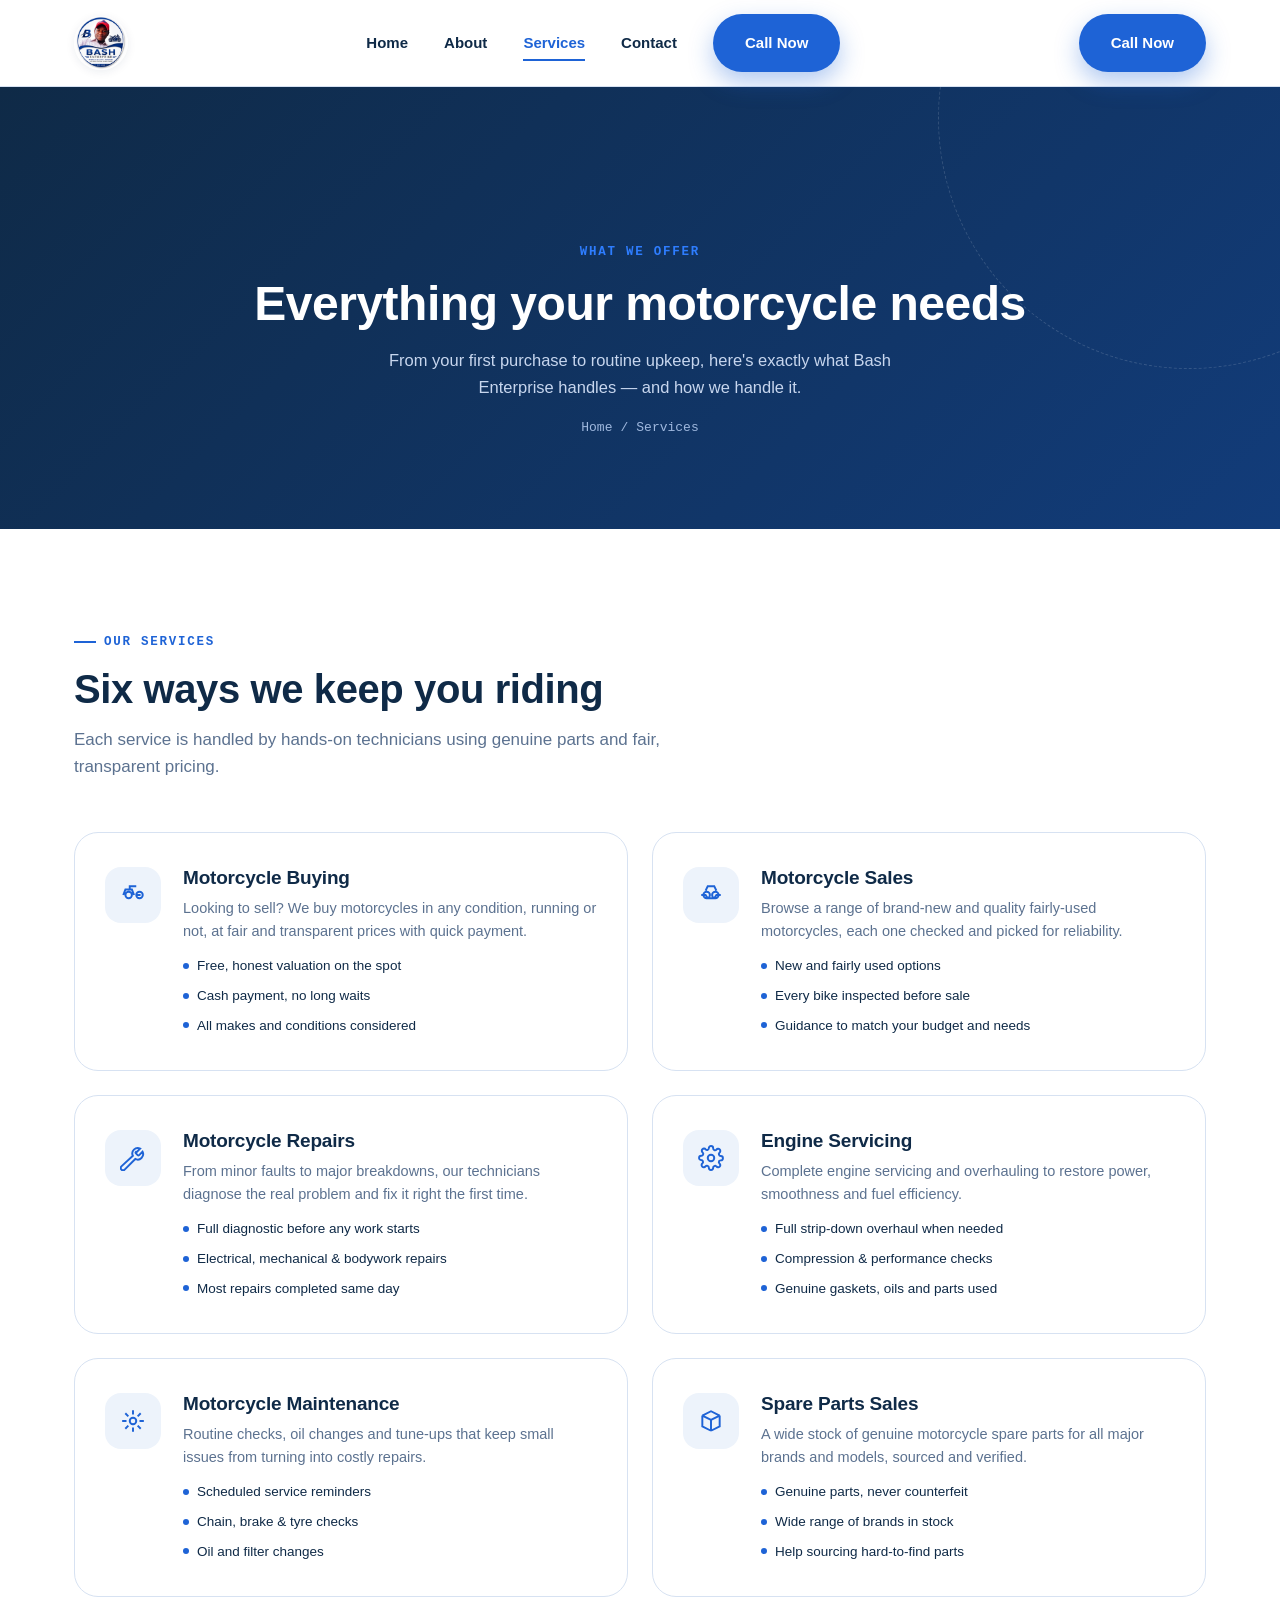
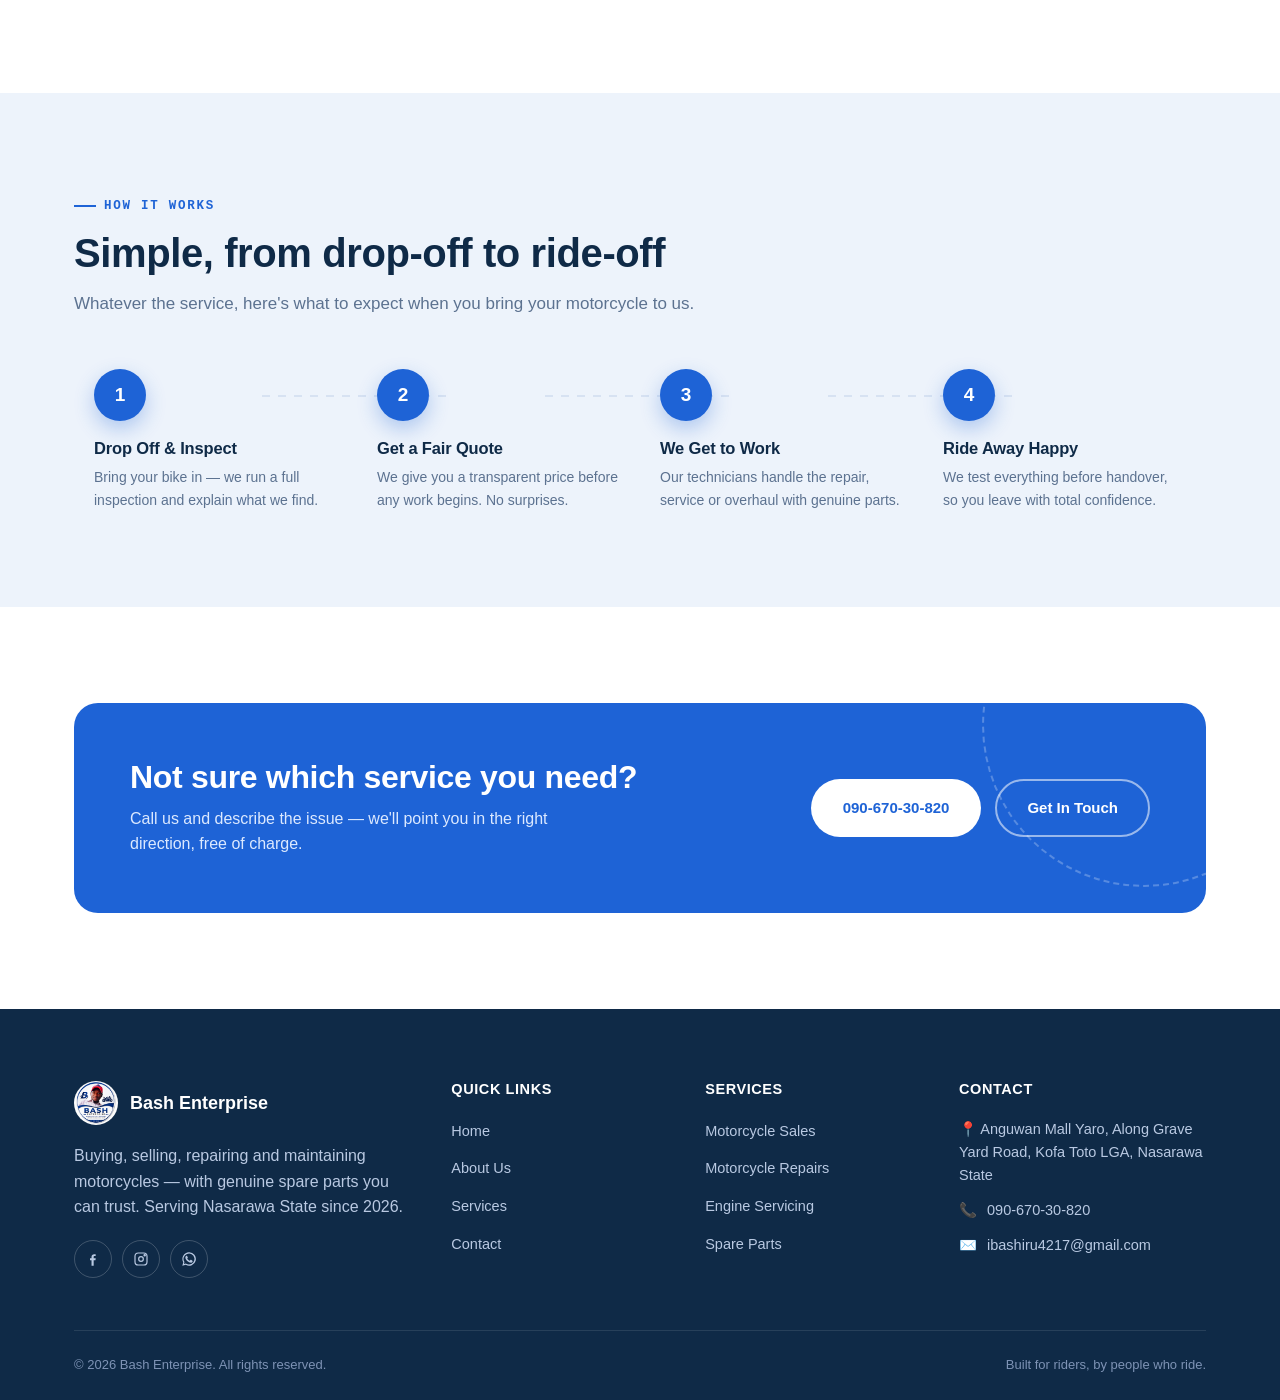
<file: services.html>
<!DOCTYPE html>
<html lang="en">
<head>
<meta charset="UTF-8">
<meta name="viewport" content="width=device-width, initial-scale=1.0">
<title>Our Services | Bash Enterprise</title>
<meta name="description" content="Full details on Bash Enterprise's motorcycle services: buying, selling, repairs, engine servicing, maintenance and genuine spare parts in Nasarawa State.">
<link rel="icon" href="images/logo.png" type="image/png">
<link rel="stylesheet" href="css/style.css">
<script src="js/scripts.js" defer></script>
</head>
<body>

<!-- ============ NAVBAR ============ -->
<header class="navbar">
  <div class="nav-inner">
    <a href="index.html" class="brand">
      <img src="images/logo.png" alt="Bash Enterprise logo">
      <span class="sr-only">Bash Enterprise</span>
    </a>

    <nav class="nav-links" id="nav-links">
      <a href="index.html">Home</a>
      <a href="about.html">About</a>
      <a href="services.html">Services</a>
      <a href="contact.html">Contact</a>
      <a href="tel:09067030820" class="btn btn-primary">Call Now</a>
    </nav>

    <div class="nav-actions">
      <a href="tel:09067030820" class="btn btn-primary desktop-only">Call Now</a>
      <button class="nav-toggle" id="nav-toggle" aria-label="Toggle navigation menu" aria-expanded="false">
        <span></span><span></span><span></span>
      </button>
    </div>
  </div>
</header>

<!-- ============ PAGE HERO ============ -->
<section class="page-hero">
  <div class="container">
    <span class="eyebrow">What We Offer</span>
    <h1>Everything your motorcycle needs</h1>
    <p>From your first purchase to routine upkeep, here's exactly what Bash Enterprise handles — and how we handle it.</p>
    <div class="breadcrumb"><span>Home</span><span>/</span><span>Services</span></div>
  </div>
</section>

<!-- ============ SERVICE DETAILS ============ -->
<section class="section">
  <div class="container">
    <div class="section-head reveal">
      <span class="eyebrow">Our Services</span>
      <h2>Six ways we keep you riding</h2>
      <p>Each service is handled by hands-on technicians using genuine parts and fair, transparent pricing.</p>
    </div>

    <div class="reveal-stagger" style="display:grid;grid-template-columns:repeat(2,1fr);gap:24px;">

      <div class="service-detail-card reveal-item">
        <div class="service-detail-icon">
          <svg width="26" height="26" viewBox="0 0 24 24" fill="none" stroke="currentColor" stroke-width="1.8"><path d="M3 12l2-5h6l2 5M9 7V4h6M15 12h4M5 12a3 3 0 106 0 3 3 0 00-6 0zm10 0a3 3 0 106 0 3 3 0 00-6 0z"/></svg>
        </div>
        <div>
          <h3>Motorcycle Buying</h3>
          <p>Looking to sell? We buy motorcycles in any condition, running or not, at fair and transparent prices with quick payment.</p>
          <ul class="service-detail-list">
            <li>Free, honest valuation on the spot</li>
            <li>Cash payment, no long waits</li>
            <li>All makes and conditions considered</li>
          </ul>
        </div>
      </div>

      <div class="service-detail-card reveal-item">
        <div class="service-detail-icon">
          <svg width="26" height="26" viewBox="0 0 24 24" fill="none" stroke="currentColor" stroke-width="1.8"><path d="M3 12h4l2 3h6l2-3h4M5 12a3 3 0 106 0 3 3 0 00-6 0zm8 0a3 3 0 106 0 3 3 0 00-6 0zM7 8l2-4h6l2 4"/></svg>
        </div>
        <div>
          <h3>Motorcycle Sales</h3>
          <p>Browse a range of brand-new and quality fairly-used motorcycles, each one checked and picked for reliability.</p>
          <ul class="service-detail-list">
            <li>New and fairly used options</li>
            <li>Every bike inspected before sale</li>
            <li>Guidance to match your budget and needs</li>
          </ul>
        </div>
      </div>

      <div class="service-detail-card reveal-item">
        <div class="service-detail-icon">
          <svg width="26" height="26" viewBox="0 0 24 24" fill="none" stroke="currentColor" stroke-width="1.8"><path d="M14.7 6.3a1 1 0 000 1.4l1.6 1.6a1 1 0 001.4 0l3.1-3.1a5 5 0 01-6.7 6.7L4.3 22.7a2.1 2.1 0 01-3-3L11.9 10a5 5 0 016.7-6.7l-3.1 3.1z"/></svg>
        </div>
        <div>
          <h3>Motorcycle Repairs</h3>
          <p>From minor faults to major breakdowns, our technicians diagnose the real problem and fix it right the first time.</p>
          <ul class="service-detail-list">
            <li>Full diagnostic before any work starts</li>
            <li>Electrical, mechanical &amp; bodywork repairs</li>
            <li>Most repairs completed same day</li>
          </ul>
        </div>
      </div>

      <div class="service-detail-card reveal-item">
        <div class="service-detail-icon">
          <svg width="26" height="26" viewBox="0 0 24 24" fill="none" stroke="currentColor" stroke-width="1.8"><circle cx="12" cy="12" r="3"/><path d="M19.4 15a1.7 1.7 0 00.3 1.9l.1.1a2 2 0 11-2.8 2.8l-.1-.1a1.7 1.7 0 00-1.9-.3 1.7 1.7 0 00-1 1.6V21a2 2 0 11-4 0v-.1a1.7 1.7 0 00-1.1-1.6 1.7 1.7 0 00-1.9.3l-.1.1a2 2 0 11-2.8-2.8l.1-.1a1.7 1.7 0 00.3-1.9 1.7 1.7 0 00-1.6-1H3a2 2 0 110-4h.1a1.7 1.7 0 001.6-1 1.7 1.7 0 00-.3-1.9l-.1-.1a2 2 0 112.8-2.8l.1.1a1.7 1.7 0 001.9.3H9a1.7 1.7 0 001-1.6V3a2 2 0 114 0v.1a1.7 1.7 0 001 1.6 1.7 1.7 0 001.9-.3l.1-.1a2 2 0 112.8 2.8l-.1.1a1.7 1.7 0 00-.3 1.9V9c.2.7.8 1.2 1.6 1.2H21a2 2 0 110 4h-.1a1.7 1.7 0 00-1.6 1z"/></svg>
        </div>
        <div>
          <h3>Engine Servicing</h3>
          <p>Complete engine servicing and overhauling to restore power, smoothness and fuel efficiency.</p>
          <ul class="service-detail-list">
            <li>Full strip-down overhaul when needed</li>
            <li>Compression &amp; performance checks</li>
            <li>Genuine gaskets, oils and parts used</li>
          </ul>
        </div>
      </div>

      <div class="service-detail-card reveal-item">
        <div class="service-detail-icon">
          <svg width="26" height="26" viewBox="0 0 24 24" fill="none" stroke="currentColor" stroke-width="1.8"><path d="M12 2v4M12 18v4M4.9 4.9l2.8 2.8M16.3 16.3l2.8 2.8M2 12h4M18 12h4M4.9 19.1l2.8-2.8M16.3 7.7l2.8-2.8"/><circle cx="12" cy="12" r="3"/></svg>
        </div>
        <div>
          <h3>Motorcycle Maintenance</h3>
          <p>Routine checks, oil changes and tune-ups that keep small issues from turning into costly repairs.</p>
          <ul class="service-detail-list">
            <li>Scheduled service reminders</li>
            <li>Chain, brake &amp; tyre checks</li>
            <li>Oil and filter changes</li>
          </ul>
        </div>
      </div>

      <div class="service-detail-card reveal-item">
        <div class="service-detail-icon">
          <svg width="26" height="26" viewBox="0 0 24 24" fill="none" stroke="currentColor" stroke-width="1.8"><path d="M20 7L12 3 4 7m16 0l-8 4m8-4v10l-8 4M4 7l8 4m-8-4v10l8 4m0-10v10"/></svg>
        </div>
        <div>
          <h3>Spare Parts Sales</h3>
          <p>A wide stock of genuine motorcycle spare parts for all major brands and models, sourced and verified.</p>
          <ul class="service-detail-list">
            <li>Genuine parts, never counterfeit</li>
            <li>Wide range of brands in stock</li>
            <li>Help sourcing hard-to-find parts</li>
          </ul>
        </div>
      </div>

    </div>
  </div>
</section>

<!-- ============ HOW IT WORKS ============ -->
<section class="section section--sky">
  <div class="container">
    <div class="section-head reveal">
      <span class="eyebrow">How It Works</span>
      <h2>Simple, from drop-off to ride-off</h2>
      <p>Whatever the service, here's what to expect when you bring your motorcycle to us.</p>
    </div>

    <div class="process-grid reveal-stagger">
      <div class="process-step reveal-item">
        <div class="process-num">1</div>
        <h3>Drop Off &amp; Inspect</h3>
        <p>Bring your bike in — we run a full inspection and explain what we find.</p>
      </div>
      <div class="process-step reveal-item">
        <div class="process-num">2</div>
        <h3>Get a Fair Quote</h3>
        <p>We give you a transparent price before any work begins. No surprises.</p>
      </div>
      <div class="process-step reveal-item">
        <div class="process-num">3</div>
        <h3>We Get to Work</h3>
        <p>Our technicians handle the repair, service or overhaul with genuine parts.</p>
      </div>
      <div class="process-step reveal-item">
        <div class="process-num">4</div>
        <h3>Ride Away Happy</h3>
        <p>We test everything before handover, so you leave with total confidence.</p>
      </div>
    </div>
  </div>
</section>

<!-- ============ CTA ============ -->
<section class="section">
  <div class="container">
    <div class="cta reveal">
      <div class="cta-text">
        <h2>Not sure which service you need?</h2>
        <p>Call us and describe the issue — we'll point you in the right direction, free of charge.</p>
      </div>
      <div class="cta-actions">
        <a href="tel:09067030820" class="btn btn-primary">090-670-30-820</a>
        <a href="contact.html" class="btn btn-outline">Get In Touch</a>
      </div>
    </div>
  </div>
</section>

<!-- ============ FOOTER ============ -->
<footer class="footer">
  <div class="container">
    <div class="footer-grid">
      <div class="footer-col">
        <div class="footer-brand">
          <img src="images/logo.png" alt="Bash Enterprise logo">
          <span>Bash Enterprise</span>
        </div>
        <p>Buying, selling, repairing and maintaining motorcycles — with genuine spare parts you can trust. Serving Nasarawa State since 2026.</p>
        <div class="social-row">
          <a href="#" aria-label="Facebook"><svg width="16" height="16" viewBox="0 0 24 24" fill="currentColor"><path d="M13 22v-8h2.7l.4-3H13V9c0-.9.2-1.5 1.5-1.5H16V5c-.3 0-1.2-.1-2.3-.1-2.3 0-3.9 1.4-3.9 3.9V11H7.5v3H9.8v8H13z"/></svg></a>
          <a href="#" aria-label="Instagram"><svg width="16" height="16" viewBox="0 0 24 24" fill="none" stroke="currentColor" stroke-width="1.8"><rect x="3" y="3" width="18" height="18" rx="5"/><circle cx="12" cy="12" r="3.5"/><circle cx="17.5" cy="6.5" r="1"/></svg></a>
          <a href="#" aria-label="WhatsApp"><svg width="16" height="16" viewBox="0 0 24 24" fill="currentColor"><path d="M12 2a10 10 0 00-8.6 15L2 22l5.2-1.4A10 10 0 1012 2zm0 18.2a8.1 8.1 0 01-4.2-1.2l-.3-.2-3.1.8.8-3-.2-.3A8.2 8.2 0 1112 20.2zm4.5-6.1c-.2-.1-1.5-.7-1.7-.8s-.4-.1-.6.1-.7.8-.8 1-.3.2-.6.1a6.7 6.7 0 01-2-1.2 7.4 7.4 0 01-1.4-1.7c-.1-.2 0-.4.1-.5l.4-.5.3-.4c.1-.2 0-.3 0-.5s-.6-1.5-.9-2-.5-.4-.6-.4h-.5a1 1 0 00-.7.3 3 3 0 00-1 2.2c0 1.3 1 2.6 1.1 2.8s2 3 4.7 4.2a15.9 15.9 0 001.6.6 3.8 3.8 0 001.7.1c.5-.1 1.5-.6 1.7-1.2s.2-1.1.2-1.2-.2-.2-.4-.3z"/></svg></a>
        </div>
      </div>

      <div class="footer-col">
        <h4>Quick Links</h4>
        <ul>
          <li><a href="index.html">Home</a></li>
          <li><a href="about.html">About Us</a></li>
          <li><a href="services.html">Services</a></li>
          <li><a href="contact.html">Contact</a></li>
        </ul>
      </div>

      <div class="footer-col">
        <h4>Services</h4>
        <ul>
          <li><a href="services.html">Motorcycle Sales</a></li>
          <li><a href="services.html">Motorcycle Repairs</a></li>
          <li><a href="services.html">Engine Servicing</a></li>
          <li><a href="services.html">Spare Parts</a></li>
        </ul>
      </div>

      <div class="footer-col">
        <h4>Contact</h4>
        <ul class="footer-contact">
          <li>📍 Anguwan Mall Yaro, Along Grave Yard Road, Kofa Toto LGA, Nasarawa State</li>
          <li>📞 <a href="tel:09067030820">090-670-30-820</a></li>
          <li>✉️ <a href="mailto:ibashiru4217@gmail.com">ibashiru4217@gmail.com</a></li>
        </ul>
      </div>
    </div>

    <div class="footer-bottom">
      <span>© <span id="year"></span> Bash Enterprise. All rights reserved.</span>
      <span>Built for riders, by people who ride.</span>
    </div>
  </div>
</footer>

</body>
</html>
</file>
<file: css/style.css>
/* =========================================================
   BASH ENTERPRISE — SHARED STYLESHEET
   Design tokens
   ---------------------------------------------------------
   Colors:
     --navy        #0F2A47  (primary dark / text on light)
     --blue        #1E63D6  (primary brand blue)
     --blue-deep   #123C7A  (gradients, hover states)
     --sky         #EDF3FB  (section backgrounds)
     --steel       #5C7290  (muted text)
     --white       #FFFFFF
   Type:
     Display  — "Archivo", sans-serif   (headlines, bold/condensed feel)
     Body     — "Inter", sans-serif     (paragraphs, UI)
     Utility  — "Roboto Mono", monospace (phone numbers, stats, labels)
   ========================================================= */

:root {
  --navy: #0F2A47;
  --navy-soft: #16385c;
  --blue: #1E63D6;
  --blue-deep: #123C7A;
  --blue-bright: #2E7DFF;
  --sky: #EDF3FB;
  --sky-deep: #DCE8FA;
  --steel: #5C7290;
  --white: #FFFFFF;
  --line: #D7E2F2;

  --font-display: "Archivo", "Segoe UI", sans-serif;
  --font-body: "Inter", "Segoe UI", sans-serif;
  --font-mono: "Roboto Mono", "Courier New", monospace;

  --radius-sm: 8px;
  --radius-md: 14px;
  --radius-lg: 24px;

  --shadow-sm: 0 2px 10px rgba(15, 42, 71, 0.08);
  --shadow-md: 0 10px 30px rgba(15, 42, 71, 0.12);
  --shadow-lg: 0 20px 50px rgba(15, 42, 71, 0.18);

  --container: 1180px;
}

@import url("https://fonts.googleapis.com/css2?family=Archivo:wght@500;600;700;800;900&family=Inter:wght@400;500;600;700&family=Roboto+Mono:wght@500;600&display=swap");

/* ---------- Reset ---------- */
* { margin: 0; padding: 0; box-sizing: border-box; }

html {
  scroll-behavior: smooth;
}

@media (prefers-reduced-motion: reduce) {
  html { scroll-behavior: auto; }
  *, *::before, *::after {
    animation-duration: 0.01ms !important;
    animation-iteration-count: 1 !important;
    transition-duration: 0.01ms !important;
    scroll-behavior: auto !important;
  }
}

body {
  font-family: var(--font-body);
  color: var(--navy);
  background: var(--white);
  line-height: 1.6;
  -webkit-font-smoothing: antialiased;
  overflow-x: hidden;
}

img { max-width: 100%; display: block; }

a {
  color: inherit;
  text-decoration: none;
}

ul { list-style: none; }

h1, h2, h3, h4 {
  font-family: var(--font-display);
  color: var(--navy);
  line-height: 1.15;
  letter-spacing: -0.01em;
}

button { font-family: inherit; cursor: pointer; }

.container {
  width: 100%;
  max-width: var(--container);
  margin: 0 auto;
  padding: 0 24px;
}

.section {
  padding: 96px 0;
}

.section--tight { padding: 64px 0; }

.section--sky { background: var(--sky); }

.section--navy {
  background: linear-gradient(135deg, var(--navy) 0%, var(--blue-deep) 100%);
  color: var(--white);
}

.section--navy h2, .section--navy h3, .section--navy p { color: var(--white); }

.eyebrow {
  display: inline-flex;
  align-items: center;
  gap: 8px;
  font-family: var(--font-mono);
  font-size: 12.5px;
  font-weight: 600;
  letter-spacing: 0.14em;
  text-transform: uppercase;
  color: var(--blue);
  margin-bottom: 14px;
}

.eyebrow::before {
  content: "";
  width: 22px;
  height: 2px;
  background: var(--blue);
  display: inline-block;
}

.section--navy .eyebrow { color: var(--blue-bright); }
.section--navy .eyebrow::before { background: var(--blue-bright); }

.section-head {
  max-width: 640px;
  margin-bottom: 52px;
}

.section-head h2 {
  font-size: clamp(28px, 4vw, 40px);
  font-weight: 800;
  margin-bottom: 14px;
}

.section-head p {
  color: var(--steel);
  font-size: 17px;
}

.section--navy .section-head p { color: #C7D6EE; }

/* ---------- Buttons ---------- */
.btn {
  display: inline-flex;
  align-items: center;
  justify-content: center;
  gap: 8px;
  padding: 15px 30px;
  border-radius: 999px;
  font-weight: 700;
  font-size: 15px;
  border: 2px solid transparent;
  transition: transform 0.25s ease, box-shadow 0.25s ease, background 0.25s ease, color 0.25s ease, border-color 0.25s ease;
  white-space: nowrap;
}

.btn:focus-visible {
  outline: 3px solid var(--blue-bright);
  outline-offset: 3px;
}

.btn-primary {
  background: var(--blue);
  color: var(--white);
  box-shadow: 0 10px 24px rgba(30, 99, 214, 0.35);
}

.btn-primary:hover {
  background: var(--blue-deep);
  transform: translateY(-3px);
  box-shadow: 0 14px 30px rgba(30, 99, 214, 0.42);
}

.btn-outline {
  background: transparent;
  color: var(--white);
  border-color: rgba(255,255,255,0.55);
}

.btn-outline:hover {
  background: rgba(255,255,255,0.12);
  border-color: var(--white);
  transform: translateY(-3px);
}

.btn-outline--dark {
  color: var(--navy);
  border-color: var(--navy);
}

.btn-outline--dark:hover {
  background: var(--navy);
  color: var(--white);
}

.btn-block { width: 100%; }

/* ---------- Navbar ---------- */
.navbar {
  position: sticky;
  top: 0;
  z-index: 999;
  background: rgba(255, 255, 255, 0.92);
  backdrop-filter: blur(10px);
  border-bottom: 1px solid var(--line);
}

.nav-inner {
  display: flex;
  align-items: center;
  justify-content: space-between;
  padding: 14px 24px;
  max-width: var(--container);
  margin: 0 auto;
}

.brand {
  display: flex;
  align-items: center;
  gap: 12px;
}

.brand img {
  width: 54px;
  height: 54px;
  border-radius: 50%;
  box-shadow: var(--shadow-sm);
}

.sr-only {
  position: absolute;
  width: 1px;
  height: 1px;
  padding: 0;
  margin: -1px;
  overflow: hidden;
  clip: rect(0, 0, 0, 0);
  white-space: nowrap;
  border: 0;
}

.nav-links {
  display: flex;
  align-items: center;
  gap: 36px;
}

.nav-links a:not(.btn) {
  font-weight: 600;
  font-size: 15px;
  color: var(--navy);
  position: relative;
  padding: 6px 0;
}

.nav-links a:not(.btn)::after {
  content: "";
  position: absolute;
  left: 0;
  bottom: 0;
  width: 0%;
  height: 2px;
  background: var(--blue);
  transition: width 0.25s ease;
}

.nav-links a:not(.btn):hover::after,
.nav-links a.active::after {
  width: 100%;
}

.nav-links a.active { color: var(--blue); }

.nav-actions {
  display: flex;
  align-items: center;
  gap: 18px;
}

.nav-toggle {
  display: none;
  flex-direction: column;
  gap: 5px;
  background: none;
  border: none;
  padding: 8px;
}

.nav-toggle span {
  width: 26px;
  height: 2.5px;
  background: var(--navy);
  border-radius: 2px;
  transition: transform 0.3s ease, opacity 0.3s ease;
}

.nav-toggle.is-open span:nth-child(1) { transform: translateY(7.5px) rotate(45deg); }
.nav-toggle.is-open span:nth-child(2) { opacity: 0; }
.nav-toggle.is-open span:nth-child(3) { transform: translateY(-7.5px) rotate(-45deg); }

/* ---------- Hero ---------- */
.hero {
  position: relative;
  overflow: hidden;
  opacity: 0;
  animation: fadeUp 0.8s ease forwards;
}

.hero-image {
  width: 100%;
  display: block;
}

.hero-bar {
  background: linear-gradient(120deg, var(--navy) 0%, var(--blue-deep) 100%);
  padding: 26px 0;
}

.hero-bar-inner {
  max-width: var(--container);
  margin: 0 auto;
  padding: 0 24px;
  display: flex;
  align-items: center;
  justify-content: space-between;
  gap: 24px;
  flex-wrap: wrap;
}

.hero-bar-text {
  color: var(--white);
}

.hero-bar-text strong {
  display: block;
  font-family: var(--font-display);
  font-size: 18px;
  font-weight: 800;
}

.hero-bar-text span {
  font-size: 14px;
  color: #C7D6EE;
}

.hero-bar-actions {
  display: flex;
  gap: 14px;
  flex-wrap: wrap;
}

.hero-stats {
  display: flex;
  flex-wrap: wrap;
  gap: 36px;
  padding: 22px 0 0;
  max-width: var(--container);
  margin: 0 auto;
  padding-left: 24px;
  padding-right: 24px;
}

.hero-stat strong {
  display: block;
  font-family: var(--font-display);
  font-size: 24px;
  font-weight: 800;
  color: var(--navy);
}

.hero-stat span {
  font-family: var(--font-mono);
  font-size: 11.5px;
  letter-spacing: 0.08em;
  text-transform: uppercase;
  color: var(--steel);
}

@keyframes fadeUp {
  from { opacity: 0; transform: translateY(22px); }
  to { opacity: 1; transform: translateY(0); }
}

/* ---------- Reveal on scroll ---------- */
.reveal {
  opacity: 0;
  transform: translateY(28px);
  transition: opacity 0.7s ease, transform 0.7s ease;
}

.reveal.is-visible {
  opacity: 1;
  transform: translateY(0);
}

.reveal-stagger.is-visible .reveal-item {
  opacity: 1;
  transform: translateY(0);
}

.reveal-item {
  opacity: 0;
  transform: translateY(24px);
  transition: opacity 0.6s ease, transform 0.6s ease;
}

.reveal-stagger.is-visible .reveal-item:nth-child(1) { transition-delay: 0.05s; }
.reveal-stagger.is-visible .reveal-item:nth-child(2) { transition-delay: 0.14s; }
.reveal-stagger.is-visible .reveal-item:nth-child(3) { transition-delay: 0.23s; }
.reveal-stagger.is-visible .reveal-item:nth-child(4) { transition-delay: 0.32s; }
.reveal-stagger.is-visible .reveal-item:nth-child(5) { transition-delay: 0.41s; }
.reveal-stagger.is-visible .reveal-item:nth-child(6) { transition-delay: 0.5s; }

/* ---------- Intro / Company Introduction ---------- */
.intro {
  display: grid;
  grid-template-columns: 1fr 1fr;
  gap: 64px;
  align-items: center;
}

.intro-visual {
  position: relative;
  border-radius: var(--radius-lg);
  overflow: hidden;
  min-height: 380px;
  background: linear-gradient(140deg, var(--navy), var(--blue-deep));
  box-shadow: var(--shadow-lg);
  padding: 40px;
  display: flex;
  flex-direction: column;
  justify-content: space-between;
  color: var(--white);
}

.intro-visual::after {
  content: "";
  position: absolute;
  inset: 0;
  background:
    radial-gradient(circle at 85% 15%, rgba(255,255,255,0.08), transparent 55%),
    repeating-linear-gradient(115deg, rgba(255,255,255,0.04) 0 2px, transparent 2px 26px);
  pointer-events: none;
}

.intro-visual-stats {
  position: relative;
  z-index: 1;
  display: grid;
  grid-template-columns: 1fr 1fr;
  gap: 24px;
}

.intro-visual-stats .stat strong {
  display: block;
  font-family: var(--font-display);
  font-size: 34px;
  font-weight: 900;
}

.intro-visual-stats .stat span {
  font-family: var(--font-mono);
  font-size: 12px;
  letter-spacing: 0.06em;
  text-transform: uppercase;
  color: #BFD6FA;
}

.intro-tag {
  position: relative;
  z-index: 1;
  background: rgba(255,255,255,0.96);
  border-radius: var(--radius-md);
  padding: 18px 20px;
  display: flex;
  gap: 14px;
  align-items: center;
  box-shadow: var(--shadow-md);
}

.intro-tag .num {
  font-family: var(--font-display);
  font-weight: 900;
  font-size: 26px;
  color: var(--blue);
}

.intro-tag .label {
  font-size: 13.5px;
  color: var(--steel);
  font-weight: 600;
}

.intro-text p {
  color: var(--steel);
  margin-bottom: 18px;
  font-size: 16.5px;
}

.intro-list {
  display: grid;
  gap: 14px;
  margin: 26px 0 30px;
}

.intro-list li {
  display: flex;
  align-items: flex-start;
  gap: 12px;
  font-weight: 600;
  font-size: 15px;
}

.check {
  flex-shrink: 0;
  width: 24px;
  height: 24px;
  border-radius: 50%;
  background: var(--sky-deep);
  color: var(--blue);
  display: flex;
  align-items: center;
  justify-content: center;
  font-size: 13px;
  font-weight: 800;
}

/* ---------- Services ---------- */
.services-grid {
  display: grid;
  grid-template-columns: repeat(3, 1fr);
  gap: 28px;
}

.service-card {
  background: var(--white);
  border: 1px solid var(--line);
  border-radius: var(--radius-lg);
  padding: 34px 28px;
  transition: transform 0.3s ease, box-shadow 0.3s ease, border-color 0.3s ease;
  position: relative;
  overflow: hidden;
}

.service-card::before {
  content: "";
  position: absolute;
  top: 0; left: 0; right: 0;
  height: 4px;
  background: linear-gradient(90deg, var(--blue), var(--blue-bright));
  transform: scaleX(0);
  transform-origin: left;
  transition: transform 0.35s ease;
}

.service-card:hover {
  transform: translateY(-8px);
  box-shadow: var(--shadow-lg);
  border-color: transparent;
}

.service-card:hover::before { transform: scaleX(1); }

.service-icon {
  width: 58px;
  height: 58px;
  border-radius: 16px;
  background: var(--sky);
  display: flex;
  align-items: center;
  justify-content: center;
  color: var(--blue);
  margin-bottom: 22px;
  transition: background 0.3s ease, color 0.3s ease, transform 0.3s ease;
}

.service-card:hover .service-icon {
  background: var(--blue);
  color: var(--white);
  transform: rotate(-6deg) scale(1.05);
}

.service-icon svg { width: 28px; height: 28px; }

.service-card h3 {
  font-size: 19px;
  margin-bottom: 10px;
}

.service-card p {
  color: var(--steel);
  font-size: 14.5px;
}

/* ---------- Why Choose Us ---------- */
.why-grid {
  display: grid;
  grid-template-columns: repeat(4, 1fr);
  gap: 24px;
}

.why-card {
  text-align: left;
  padding: 30px 24px;
  border-radius: var(--radius-md);
  background: rgba(255,255,255,0.06);
  border: 1px solid rgba(255,255,255,0.14);
  transition: transform 0.3s ease, background 0.3s ease;
}

.why-card:hover {
  transform: translateY(-6px);
  background: rgba(255,255,255,0.1);
}

.why-card .why-num {
  font-family: var(--font-mono);
  font-size: 13px;
  color: var(--blue-bright);
  margin-bottom: 14px;
  display: block;
}

.why-card h3 {
  color: var(--white);
  font-size: 18px;
  margin-bottom: 10px;
}

.why-card p {
  color: #C7D6EE;
  font-size: 14.5px;
}

/* ---------- CTA ---------- */
.cta {
  background: var(--blue);
  border-radius: var(--radius-lg);
  padding: 56px;
  display: flex;
  align-items: center;
  justify-content: space-between;
  gap: 40px;
  flex-wrap: wrap;
  color: var(--white);
  position: relative;
  overflow: hidden;
}

.cta::after {
  content: "";
  position: absolute;
  width: 320px;
  height: 320px;
  border-radius: 50%;
  border: 2px dashed rgba(255,255,255,0.25);
  top: -140px;
  right: -100px;
}

.cta-text h2 {
  color: var(--white);
  font-size: clamp(24px, 3.4vw, 32px);
  margin-bottom: 10px;
}

.cta-text p {
  color: #DCE9FF;
  max-width: 460px;
}

.cta-actions {
  display: flex;
  gap: 14px;
  flex-wrap: wrap;
  position: relative;
  z-index: 1;
}

.cta .btn-primary {
  background: var(--white);
  color: var(--blue);
  box-shadow: none;
}

.cta .btn-primary:hover {
  background: var(--navy);
  color: var(--white);
}

/* ---------- Testimonials ---------- */
.testimonial-grid {
  display: grid;
  grid-template-columns: repeat(3, 1fr);
  gap: 26px;
}

.testimonial-card {
  background: var(--white);
  border-radius: var(--radius-lg);
  padding: 30px 26px;
  box-shadow: var(--shadow-sm);
  border: 1px solid var(--line);
}

.stars {
  color: #F5A623;
  font-size: 15px;
  letter-spacing: 2px;
  margin-bottom: 16px;
}

.testimonial-card p {
  color: var(--navy);
  font-size: 15px;
  margin-bottom: 20px;
}

.testimonial-person {
  display: flex;
  align-items: center;
  gap: 12px;
}

.avatar {
  width: 42px;
  height: 42px;
  border-radius: 50%;
  background: var(--sky-deep);
  color: var(--blue);
  display: flex;
  align-items: center;
  justify-content: center;
  font-weight: 800;
  font-family: var(--font-display);
  font-size: 14px;
}

.testimonial-person strong {
  display: block;
  font-size: 14.5px;
}

.testimonial-person span {
  font-size: 12.5px;
  color: var(--steel);
}

/* ---------- Contact Preview (home) ---------- */
.contact-preview {
  display: grid;
  grid-template-columns: repeat(3, 1fr);
  gap: 24px;
}

.preview-card {
  background: var(--white);
  border-radius: var(--radius-md);
  padding: 28px 24px;
  border: 1px solid var(--line);
  display: flex;
  gap: 16px;
  align-items: flex-start;
  transition: transform 0.3s ease, box-shadow 0.3s ease;
}

.preview-card:hover {
  transform: translateY(-5px);
  box-shadow: var(--shadow-md);
}

.preview-icon {
  width: 46px;
  height: 46px;
  border-radius: 12px;
  background: var(--sky);
  color: var(--blue);
  display: flex;
  align-items: center;
  justify-content: center;
  flex-shrink: 0;
}

.preview-card h3 {
  font-size: 15.5px;
  margin-bottom: 6px;
}

.preview-card p, .preview-card a {
  font-size: 14px;
  color: var(--steel);
}

.preview-card a:hover { color: var(--blue); }

/* ---------- Footer ---------- */
.footer {
  background: var(--navy);
  color: #B9C9E2;
  padding: 72px 0 0;
}

.footer-grid {
  display: grid;
  grid-template-columns: 1.6fr 1fr 1fr 1.2fr;
  gap: 48px;
  padding-bottom: 52px;
  border-bottom: 1px solid rgba(255,255,255,0.1);
}

.footer-brand {
  display: flex;
  align-items: center;
  gap: 12px;
  margin-bottom: 18px;
}

.footer-brand img {
  width: 44px;
  height: 44px;
  border-radius: 50%;
}

.footer-brand span {
  font-family: var(--font-display);
  font-weight: 800;
  font-size: 18px;
  color: var(--white);
}

.footer-col h4 {
  color: var(--white);
  font-size: 14.5px;
  letter-spacing: 0.04em;
  margin-bottom: 20px;
  text-transform: uppercase;
}

.footer-col ul li { margin-bottom: 12px; }

.footer-col ul li a {
  font-size: 14.5px;
  transition: color 0.2s ease, padding-left 0.2s ease;
}

.footer-col ul li a:hover {
  color: var(--white);
  padding-left: 4px;
}

.footer-contact li {
  font-size: 14.5px;
  margin-bottom: 14px;
  display: flex;
  gap: 10px;
  align-items: flex-start;
}

.social-row {
  display: flex;
  gap: 10px;
  margin-top: 20px;
}

.social-row a {
  width: 38px;
  height: 38px;
  border-radius: 50%;
  border: 1px solid rgba(255,255,255,0.2);
  display: flex;
  align-items: center;
  justify-content: center;
  transition: background 0.25s ease, transform 0.25s ease, border-color 0.25s ease;
}

.social-row a:hover {
  background: var(--blue);
  border-color: var(--blue);
  transform: translateY(-3px);
}

.footer-bottom {
  padding: 24px 0;
  display: flex;
  justify-content: space-between;
  flex-wrap: wrap;
  gap: 10px;
  font-size: 13px;
  color: #7E93B5;
}

.footer-bottom a:hover { color: var(--white); }

/* ---------- Page Hero (About / Contact) ---------- */
.page-hero {
  background: linear-gradient(135deg, var(--navy), var(--blue-deep));
  color: var(--white);
  padding: 150px 0 90px;
  text-align: center;
  position: relative;
  overflow: hidden;
}

.page-hero::before {
  content: "";
  position: absolute;
  width: 500px;
  height: 500px;
  border-radius: 50%;
  border: 1px dashed rgba(255,255,255,0.15);
  top: -220px;
  right: -160px;
}

.page-hero .eyebrow { justify-content: center; color: var(--blue-bright); }
.page-hero .eyebrow::before { display: none; }

.page-hero h1 {
  color: var(--white);
  font-size: clamp(32px, 5vw, 48px);
  font-weight: 900;
  margin-bottom: 16px;
}

.page-hero p {
  color: #C7D6EE;
  max-width: 560px;
  margin: 0 auto;
  font-size: 16.5px;
}

.breadcrumb {
  display: flex;
  justify-content: center;
  gap: 8px;
  font-family: var(--font-mono);
  font-size: 13px;
  color: #9FB8DE;
  margin-top: 18px;
}

/* ---------- About Page ---------- */
.story-grid {
  display: grid;
  grid-template-columns: 1fr 1fr;
  gap: 64px;
  align-items: center;
}

.story-text p {
  color: var(--steel);
  margin-bottom: 16px;
  font-size: 16px;
}

.story-visual {
  border-radius: var(--radius-lg);
  overflow: hidden;
  position: relative;
  min-height: 420px;
  box-shadow: var(--shadow-lg);
  background: linear-gradient(150deg, var(--navy), var(--blue-deep));
  padding: 44px;
  display: flex;
  align-items: center;
  color: var(--white);
}

.story-visual::after {
  content: "";
  position: absolute;
  inset: 0;
  background:
    radial-gradient(circle at 12% 88%, rgba(255,255,255,0.08), transparent 55%),
    repeating-linear-gradient(115deg, rgba(255,255,255,0.04) 0 2px, transparent 2px 26px);
  pointer-events: none;
}

.story-quote {
  position: relative;
  z-index: 1;
}

.story-quote .mark {
  font-family: var(--font-display);
  font-size: 64px;
  font-weight: 900;
  color: var(--blue-bright);
  line-height: 1;
  margin-bottom: 10px;
  display: block;
}

.story-quote p {
  font-size: 20px;
  font-weight: 600;
  line-height: 1.5;
  margin-bottom: 22px;
  color: var(--white);
}

.story-quote span {
  font-family: var(--font-mono);
  font-size: 12.5px;
  letter-spacing: 0.06em;
  text-transform: uppercase;
  color: #BFD6FA;
}

.mv-grid {
  display: grid;
  grid-template-columns: repeat(2, 1fr);
  gap: 28px;
}

.mv-card {
  background: var(--white);
  border-radius: var(--radius-lg);
  padding: 38px 32px;
  border: 1px solid var(--line);
  box-shadow: var(--shadow-sm);
}

.mv-card .mv-icon {
  width: 52px;
  height: 52px;
  border-radius: 14px;
  background: var(--sky);
  color: var(--blue);
  display: flex;
  align-items: center;
  justify-content: center;
  margin-bottom: 20px;
}

.mv-card h3 {
  font-size: 21px;
  margin-bottom: 12px;
}

.mv-card p {
  color: var(--steel);
  font-size: 15px;
}

.values-grid {
  display: grid;
  grid-template-columns: repeat(4, 1fr);
  gap: 24px;
}

.value-card {
  text-align: center;
  padding: 34px 22px;
  border-radius: var(--radius-md);
  background: var(--white);
  border: 1px solid var(--line);
  transition: transform 0.3s ease, box-shadow 0.3s ease;
}

.value-card:hover {
  transform: translateY(-6px);
  box-shadow: var(--shadow-md);
}

.value-icon {
  width: 56px;
  height: 56px;
  margin: 0 auto 18px;
  border-radius: 50%;
  background: var(--sky);
  color: var(--blue);
  display: flex;
  align-items: center;
  justify-content: center;
}

.value-card h3 {
  font-size: 16.5px;
  margin-bottom: 8px;
}

.value-card p {
  font-size: 13.5px;
  color: var(--steel);
}

.workshop-grid {
  display: grid;
  grid-template-columns: repeat(3, 1fr);
  gap: 24px;
}

.workshop-card {
  border-radius: var(--radius-lg);
  overflow: hidden;
  position: relative;
  min-height: 220px;
  box-shadow: var(--shadow-sm);
  background: linear-gradient(150deg, var(--navy), var(--blue-deep));
  padding: 32px 28px;
  display: flex;
  flex-direction: column;
  justify-content: flex-end;
  transition: transform 0.3s ease, box-shadow 0.3s ease;
}

.workshop-card:hover {
  transform: translateY(-6px);
  box-shadow: var(--shadow-lg);
}

.workshop-card::after {
  content: "";
  position: absolute;
  inset: 0;
  background:
    radial-gradient(circle at 88% 12%, rgba(255,255,255,0.1), transparent 55%),
    repeating-linear-gradient(115deg, rgba(255,255,255,0.04) 0 2px, transparent 2px 26px);
  pointer-events: none;
}

.workshop-icon {
  position: relative;
  z-index: 1;
  width: 50px;
  height: 50px;
  border-radius: 14px;
  background: rgba(255,255,255,0.1);
  border: 1px solid rgba(255,255,255,0.2);
  display: flex;
  align-items: center;
  justify-content: center;
  color: var(--blue-bright);
  margin-bottom: 16px;
}

.workshop-label {
  position: relative;
  z-index: 1;
  color: var(--white);
}

.workshop-label strong {
  display: block;
  font-family: var(--font-display);
  font-size: 17px;
  margin-bottom: 4px;
}

.workshop-label span {
  font-size: 13px;
  color: #C7D6EE;
}

/* ---------- Process Steps (Services Page) ---------- */
.process-grid {
  display: grid;
  grid-template-columns: repeat(4, 1fr);
  gap: 0;
  position: relative;
}

.process-step {
  position: relative;
  padding: 0 20px;
  text-align: left;
}

.process-step:not(:last-child)::after {
  content: "";
  position: absolute;
  top: 26px;
  left: calc(50% + 46px);
  right: calc(-50% + 46px);
  height: 2px;
  background: repeating-linear-gradient(90deg, var(--line) 0 8px, transparent 8px 16px);
}

.process-num {
  width: 52px;
  height: 52px;
  border-radius: 50%;
  background: var(--blue);
  color: var(--white);
  display: flex;
  align-items: center;
  justify-content: center;
  font-family: var(--font-display);
  font-weight: 800;
  font-size: 19px;
  margin-bottom: 18px;
  box-shadow: 0 8px 20px rgba(30, 99, 214, 0.3);
}

.process-step h3 {
  font-size: 16.5px;
  margin-bottom: 8px;
}

.process-step p {
  font-size: 14px;
  color: var(--steel);
}

/* ---------- Service Detail Cards (Services Page) ---------- */
.service-detail-card {
  background: var(--white);
  border: 1px solid var(--line);
  border-radius: var(--radius-lg);
  padding: 34px 30px;
  display: flex;
  gap: 22px;
  align-items: flex-start;
  transition: transform 0.3s ease, box-shadow 0.3s ease;
}

.service-detail-card:hover {
  transform: translateY(-4px);
  box-shadow: var(--shadow-md);
}

.service-detail-icon {
  width: 56px;
  height: 56px;
  border-radius: 16px;
  background: var(--sky);
  color: var(--blue);
  display: flex;
  align-items: center;
  justify-content: center;
  flex-shrink: 0;
}

.service-detail-card h3 {
  font-size: 19px;
  margin-bottom: 8px;
}

.service-detail-card p {
  color: var(--steel);
  font-size: 14.5px;
  margin-bottom: 12px;
}

.service-detail-list {
  display: grid;
  gap: 8px;
}

.service-detail-list li {
  font-size: 13.5px;
  color: var(--navy);
  display: flex;
  align-items: center;
  gap: 8px;
}

.service-detail-list li::before {
  content: "";
  width: 6px;
  height: 6px;
  border-radius: 50%;
  background: var(--blue);
  flex-shrink: 0;
}

/* ---------- Contact Page ---------- */
.contact-grid {
  display: grid;
  grid-template-columns: 0.85fr 1.15fr;
  gap: 48px;
  align-items: start;
}

.contact-info-list {
  display: grid;
  gap: 18px;
  margin-bottom: 32px;
}

.info-item {
  display: flex;
  gap: 16px;
  align-items: flex-start;
  background: var(--white);
  border: 1px solid var(--line);
  border-radius: var(--radius-md);
  padding: 22px;
  transition: transform 0.3s ease, box-shadow 0.3s ease;
}

.info-item:hover {
  transform: translateY(-4px);
  box-shadow: var(--shadow-md);
}

.info-icon {
  width: 44px;
  height: 44px;
  border-radius: 12px;
  background: var(--sky);
  color: var(--blue);
  display: flex;
  align-items: center;
  justify-content: center;
  flex-shrink: 0;
}

.info-item h3 {
  font-size: 15px;
  margin-bottom: 4px;
}

.info-item p, .info-item a {
  font-size: 14.5px;
  color: var(--steel);
}

.info-item a:hover { color: var(--blue); }

.hours-card {
  background: var(--navy);
  color: var(--white);
  border-radius: var(--radius-lg);
  padding: 28px;
}

.hours-card h3 {
  color: var(--white);
  font-size: 17px;
  margin-bottom: 18px;
}

.hours-row {
  display: flex;
  justify-content: space-between;
  padding: 11px 0;
  border-bottom: 1px solid rgba(255,255,255,0.1);
  font-size: 14.5px;
}

.hours-row:last-child { border-bottom: none; }

.hours-row span:last-child {
  font-family: var(--font-mono);
  color: #BFD6FA;
}

.hours-row.closed span:last-child { color: #F5A6A6; }

.contact-form-card {
  background: var(--white);
  border: 1px solid var(--line);
  border-radius: var(--radius-lg);
  padding: 40px;
  box-shadow: var(--shadow-sm);
}

.form-row {
  display: grid;
  grid-template-columns: 1fr 1fr;
  gap: 20px;
}

.field {
  margin-bottom: 20px;
}

.field label {
  display: block;
  font-size: 13.5px;
  font-weight: 700;
  margin-bottom: 8px;
  color: var(--navy);
}

.field input,
.field select,
.field textarea {
  width: 100%;
  padding: 13px 16px;
  border: 1.5px solid var(--line);
  border-radius: var(--radius-sm);
  font-family: var(--font-body);
  font-size: 14.5px;
  color: var(--navy);
  background: var(--sky);
  transition: border-color 0.25s ease, background 0.25s ease, box-shadow 0.25s ease;
}

.field textarea { resize: vertical; min-height: 130px; }

.field input:focus,
.field select:focus,
.field textarea:focus {
  outline: none;
  border-color: var(--blue);
  background: var(--white);
  box-shadow: 0 0 0 4px rgba(30, 99, 214, 0.12);
}

.form-note {
  font-size: 12.5px;
  color: var(--steel);
  margin-top: 14px;
}

.form-status {
  margin-top: 16px;
  padding: 13px 16px;
  border-radius: var(--radius-sm);
  font-size: 14px;
  font-weight: 600;
  display: none;
}

.form-status.success {
  display: block;
  background: #E4F6E9;
  color: #1F8A45;
  border: 1px solid #B9E6C6;
}

.map-wrap {
  border-radius: var(--radius-lg);
  overflow: hidden;
  border: 1px solid var(--line);
  box-shadow: var(--shadow-sm);
}

.map-placeholder {
  width: 100%;
  min-height: 340px;
  background:
    linear-gradient(rgba(15,42,71,0.06), rgba(15,42,71,0.06)),
    repeating-linear-gradient(0deg, transparent, transparent 39px, rgba(92,114,144,0.18) 40px),
    repeating-linear-gradient(90deg, transparent, transparent 39px, rgba(92,114,144,0.18) 40px),
    var(--sky);
  display: flex;
  flex-direction: column;
  align-items: center;
  justify-content: center;
  gap: 10px;
  color: var(--steel);
  text-align: center;
  padding: 20px;
}

.map-pin {
  width: 52px;
  height: 52px;
  border-radius: 50% 50% 50% 0;
  background: var(--blue);
  transform: rotate(-45deg);
  display: flex;
  align-items: center;
  justify-content: center;
  margin-bottom: 8px;
  box-shadow: var(--shadow-md);
}

.map-pin svg {
  transform: rotate(45deg);
  width: 22px;
  height: 22px;
  color: var(--white);
}

.map-placeholder strong {
  color: var(--navy);
  font-size: 15px;
}

.map-placeholder span {
  font-size: 13.5px;
  max-width: 320px;
}

/* ---------- Utility ---------- */
.two-col-cta {
  display: grid;
  grid-template-columns: 1fr 1fr;
  gap: 40px;
}

/* =========================================================
   RESPONSIVE
   ========================================================= */
@media (max-width: 1024px) {
  .services-grid { grid-template-columns: repeat(2, 1fr); }
  .why-grid { grid-template-columns: repeat(2, 1fr); }
  .testimonial-grid { grid-template-columns: 1fr; }
  .contact-preview { grid-template-columns: 1fr; }
  .footer-grid { grid-template-columns: 1fr 1fr; }
  .mv-grid { grid-template-columns: 1fr; }
  .values-grid { grid-template-columns: repeat(2, 1fr); }
  .workshop-grid { grid-template-columns: 1fr; }
  .contact-grid { grid-template-columns: 1fr; }
  .intro { grid-template-columns: 1fr; }
  .story-grid { grid-template-columns: 1fr; }
  .story-grid.reverse .story-visual { order: -1; }
  .process-grid { grid-template-columns: repeat(2, 1fr); gap: 32px 0; }
  .process-step:not(:last-child)::after { display: none; }
}

@media (max-width: 860px) {
  .nav-links {
    position: fixed;
    top: 74px;
    left: 0;
    right: 0;
    background: var(--white);
    flex-direction: column;
    align-items: stretch;
    gap: 0;
    padding: 10px 24px 24px;
    border-bottom: 1px solid var(--line);
    transform: translateY(-130%);
    opacity: 0;
    transition: transform 0.3s ease, opacity 0.3s ease;
    box-shadow: var(--shadow-md);
  }

  .nav-links.is-open {
    transform: translateY(0);
    opacity: 1;
  }

  .nav-links a:not(.btn) {
    padding: 14px 0;
    border-bottom: 1px solid var(--line);
  }

  .nav-links .btn { margin-top: 16px; width: 100%; }

  .nav-toggle { display: flex; }
  .nav-actions .btn-primary.desktop-only { display: none; }
}

@media (max-width: 768px) {
  .section { padding: 68px 0; }
  .hero-stats { gap: 24px; justify-content: center; text-align: center; }
  .hero-bar-inner { justify-content: center; text-align: center; }
  .cta { flex-direction: column; text-align: center; padding: 40px 28px; }
  .cta-actions { justify-content: center; }
  .form-row { grid-template-columns: 1fr; }
  .footer-grid { grid-template-columns: 1fr; gap: 36px; }
  .footer-bottom { flex-direction: column; text-align: center; justify-content: center; }
  .service-detail-card { flex-direction: column; }
}

@media (max-width: 640px) {
  .services-grid { grid-template-columns: 1fr; }
  .why-grid { grid-template-columns: 1fr; }
  .values-grid { grid-template-columns: 1fr; }
  .hero-bar-actions .btn { flex: 1; }
  .contact-form-card { padding: 28px 22px; }
  .process-grid { grid-template-columns: 1fr; }
  .intro-visual-stats { grid-template-columns: 1fr 1fr; }
}
</file>
